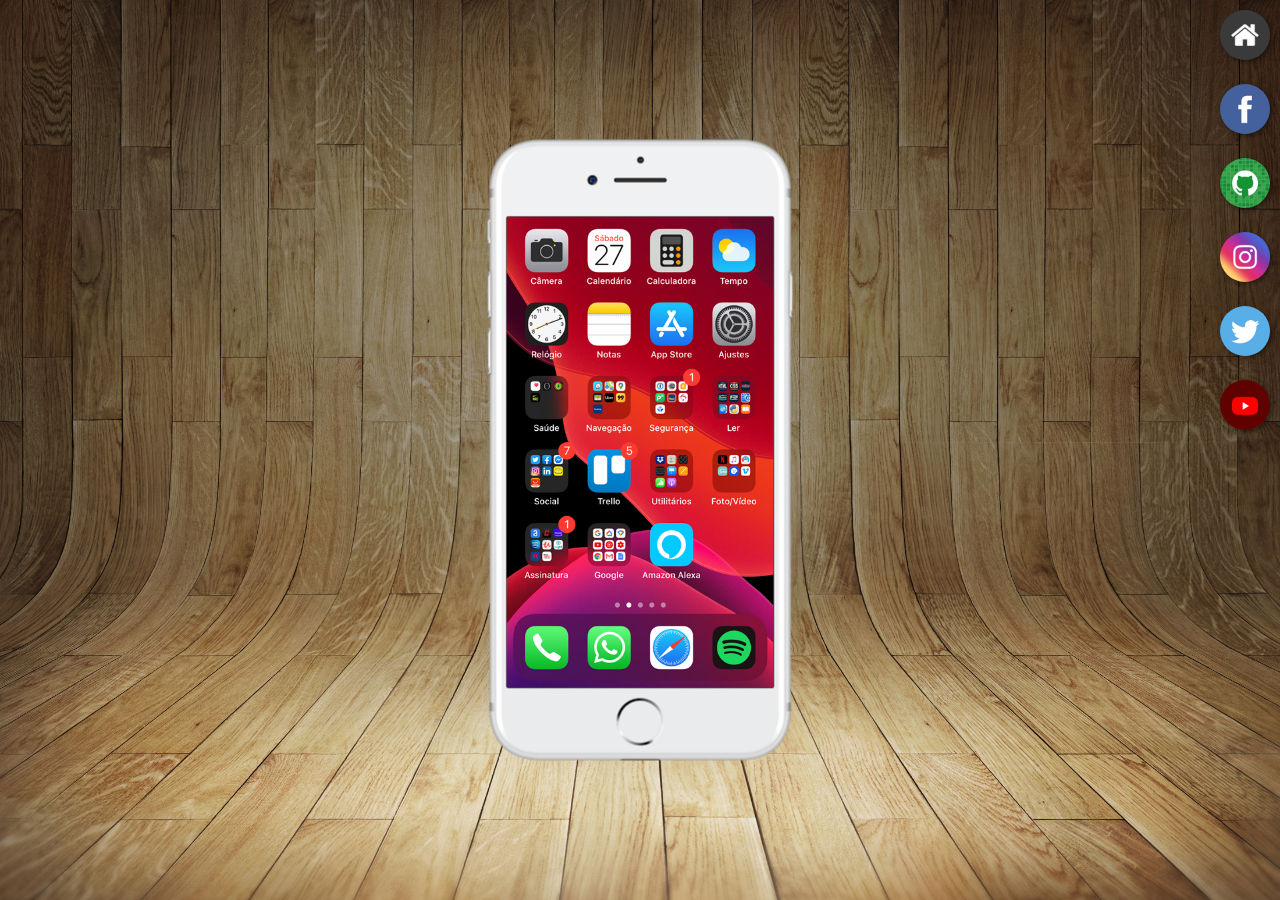
<file: index.html>
<!DOCTYPE html>
<html lang="pt-br">
<head>
    <meta charset="UTF-8">
    <meta http-equiv="X-UA-Compatible" content="IE=edge">
    <meta name="viewport" content="width=device-width, initial-scale=1.0">
    <link rel="shortcut icon" href="favicon.ico" type="image/x-icon">
    <link rel="stylesheet" href="estilos/style.css">
    <title>Projeto Redes Sociais</title>
</head>
<body>
    <main>
        <section id="telefone">
            <iframe src="home.html" name="tela" id="tela" frameborder="0">
                Seu navegador não é compatível com isso.
            </iframe>
        </section>
        <section id="redes-sociais">
            <a href="home.html" target="tela"><img src="imagens/logo-home.jpg" alt="Home"></a><br>
            <a href="facebook.html" target="tela"><img src="imagens/logo-facebook.jpg" alt="Facebook"></a><br>
            <a href="github.html" target="tela"><img src="imagens/logo-github.jpg" alt="GitHub"></a><br>
            <a href="instagram.html" target="tela"><img src="imagens/logo-instagram.jpg" alt="Instagram"></a><br>
            <a href="twitter.html" target="tela"><img src="imagens/logo-twitter.jpg" alt="Twitter"></a><br>
            <a href="youtube.html" target="tela"><img src="imagens/logo-youtube.jpg" alt="YouTube"></a>
        </section>
    </main>
</body>
</html>
</file>
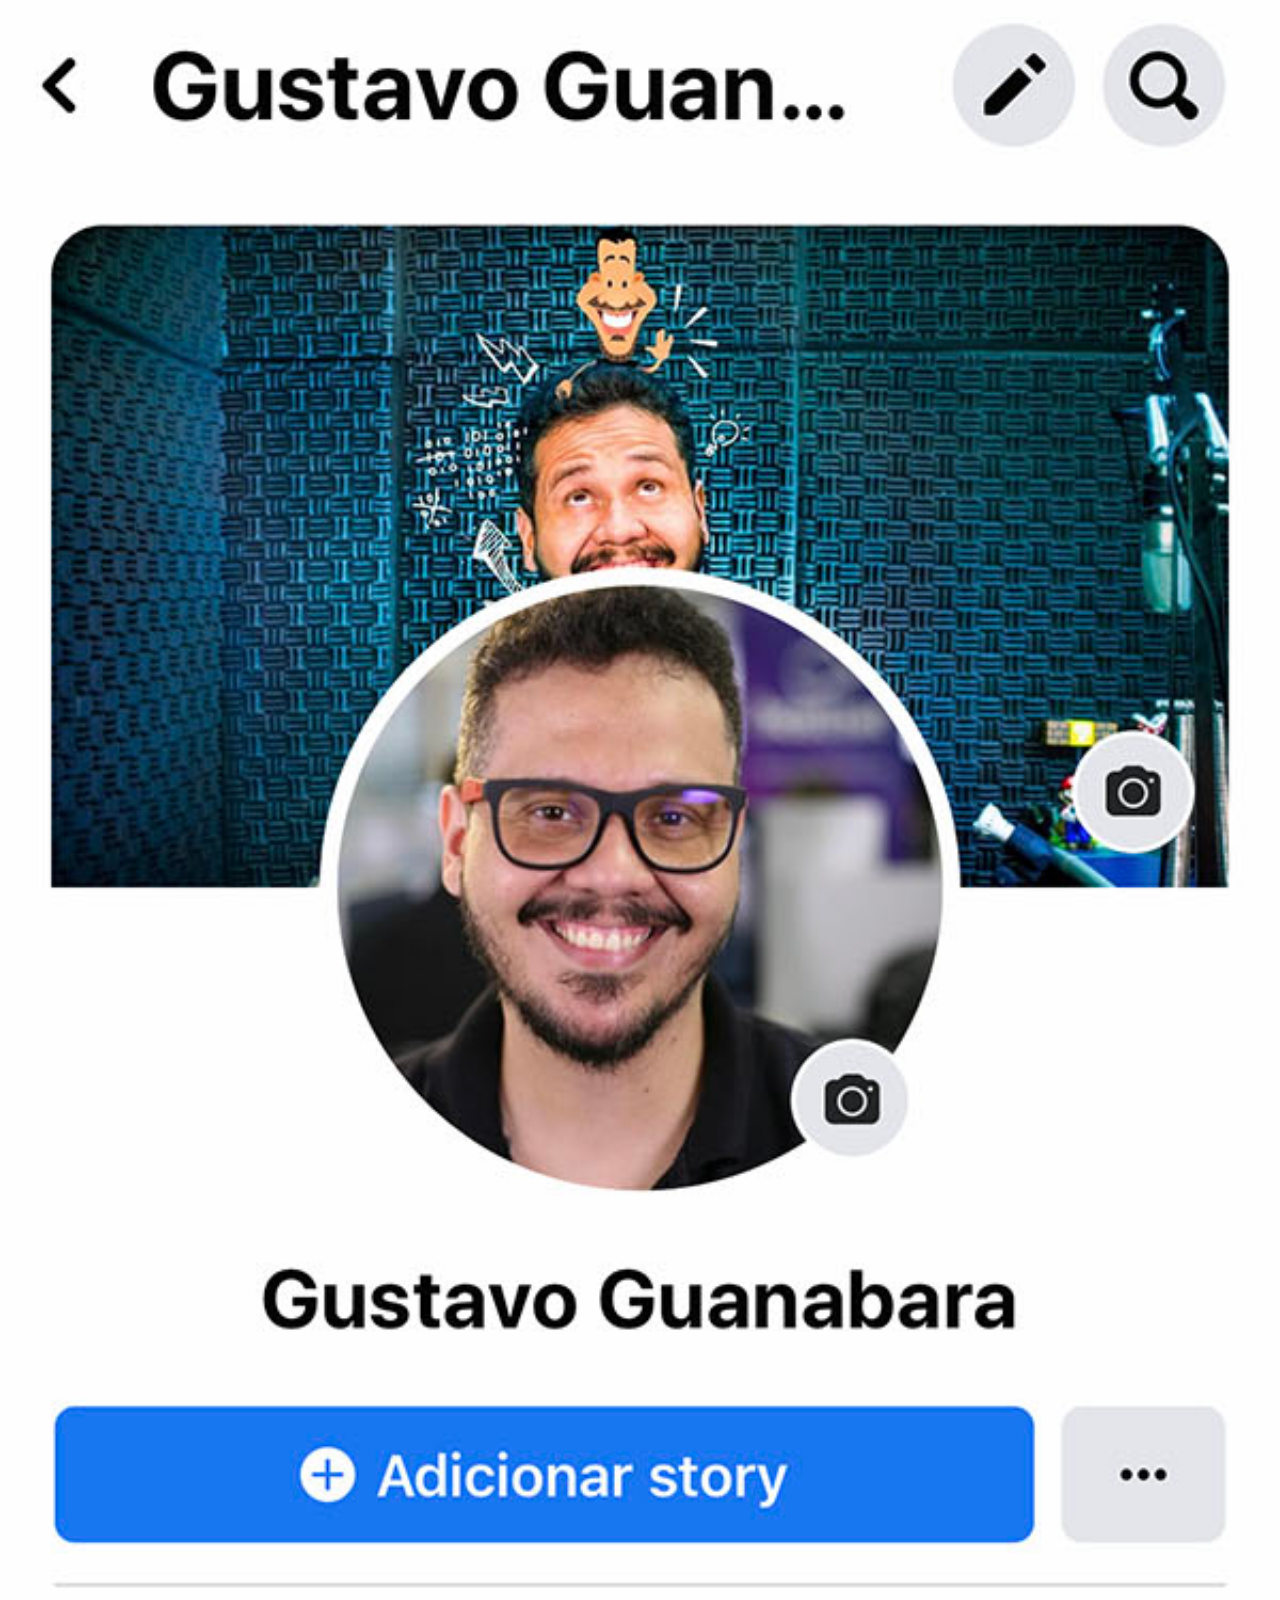
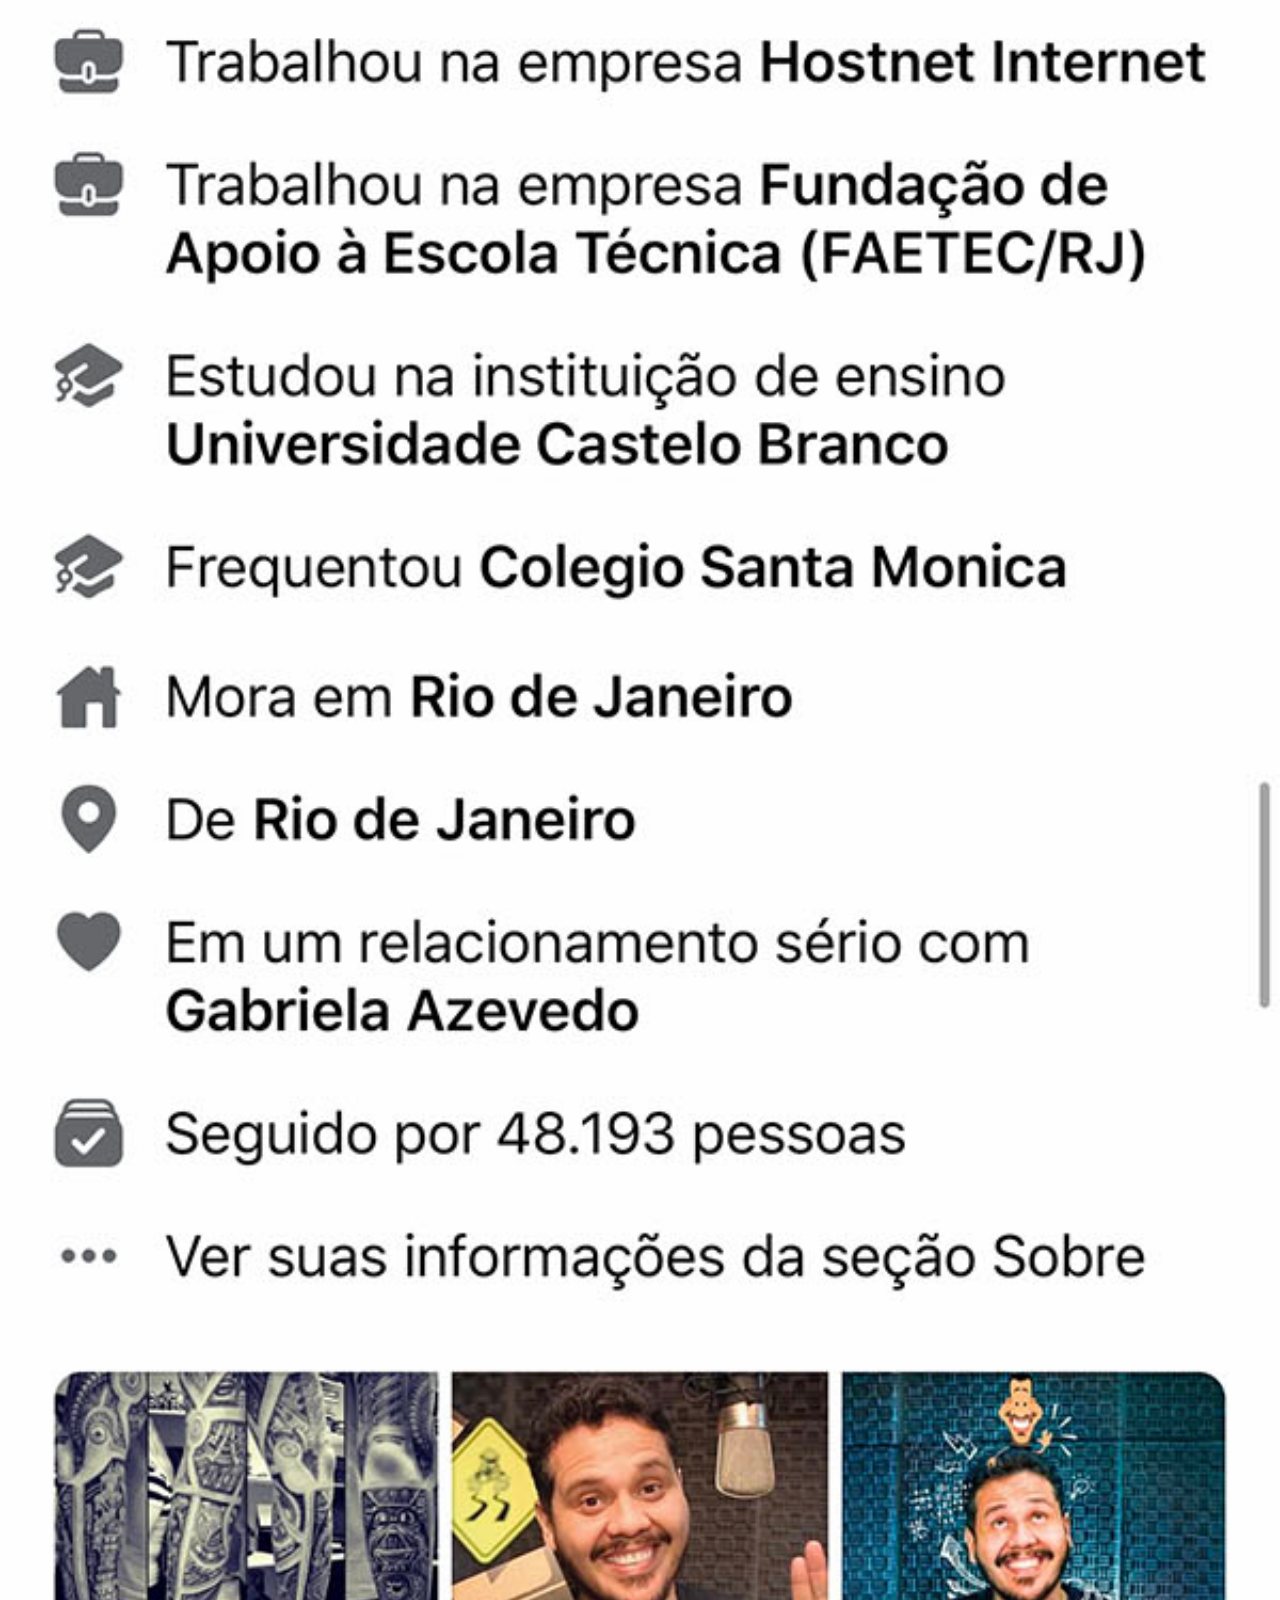
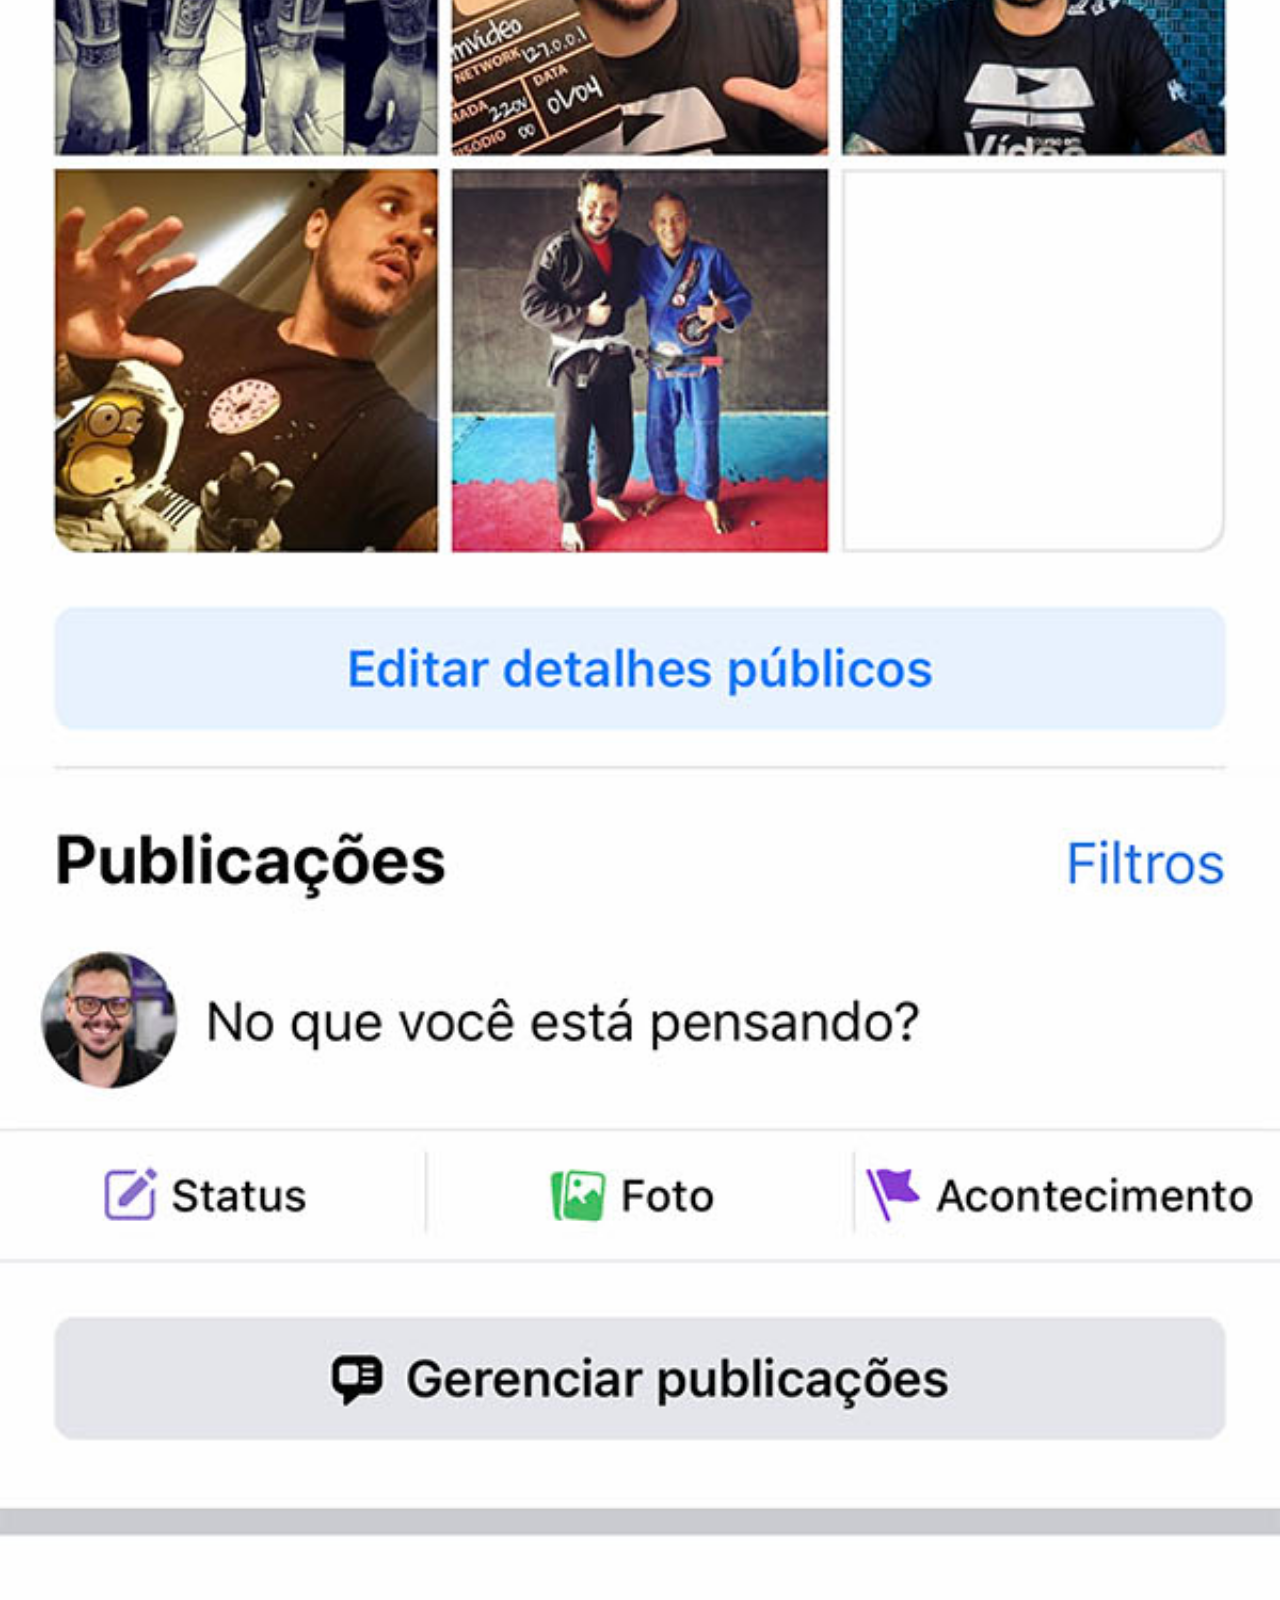
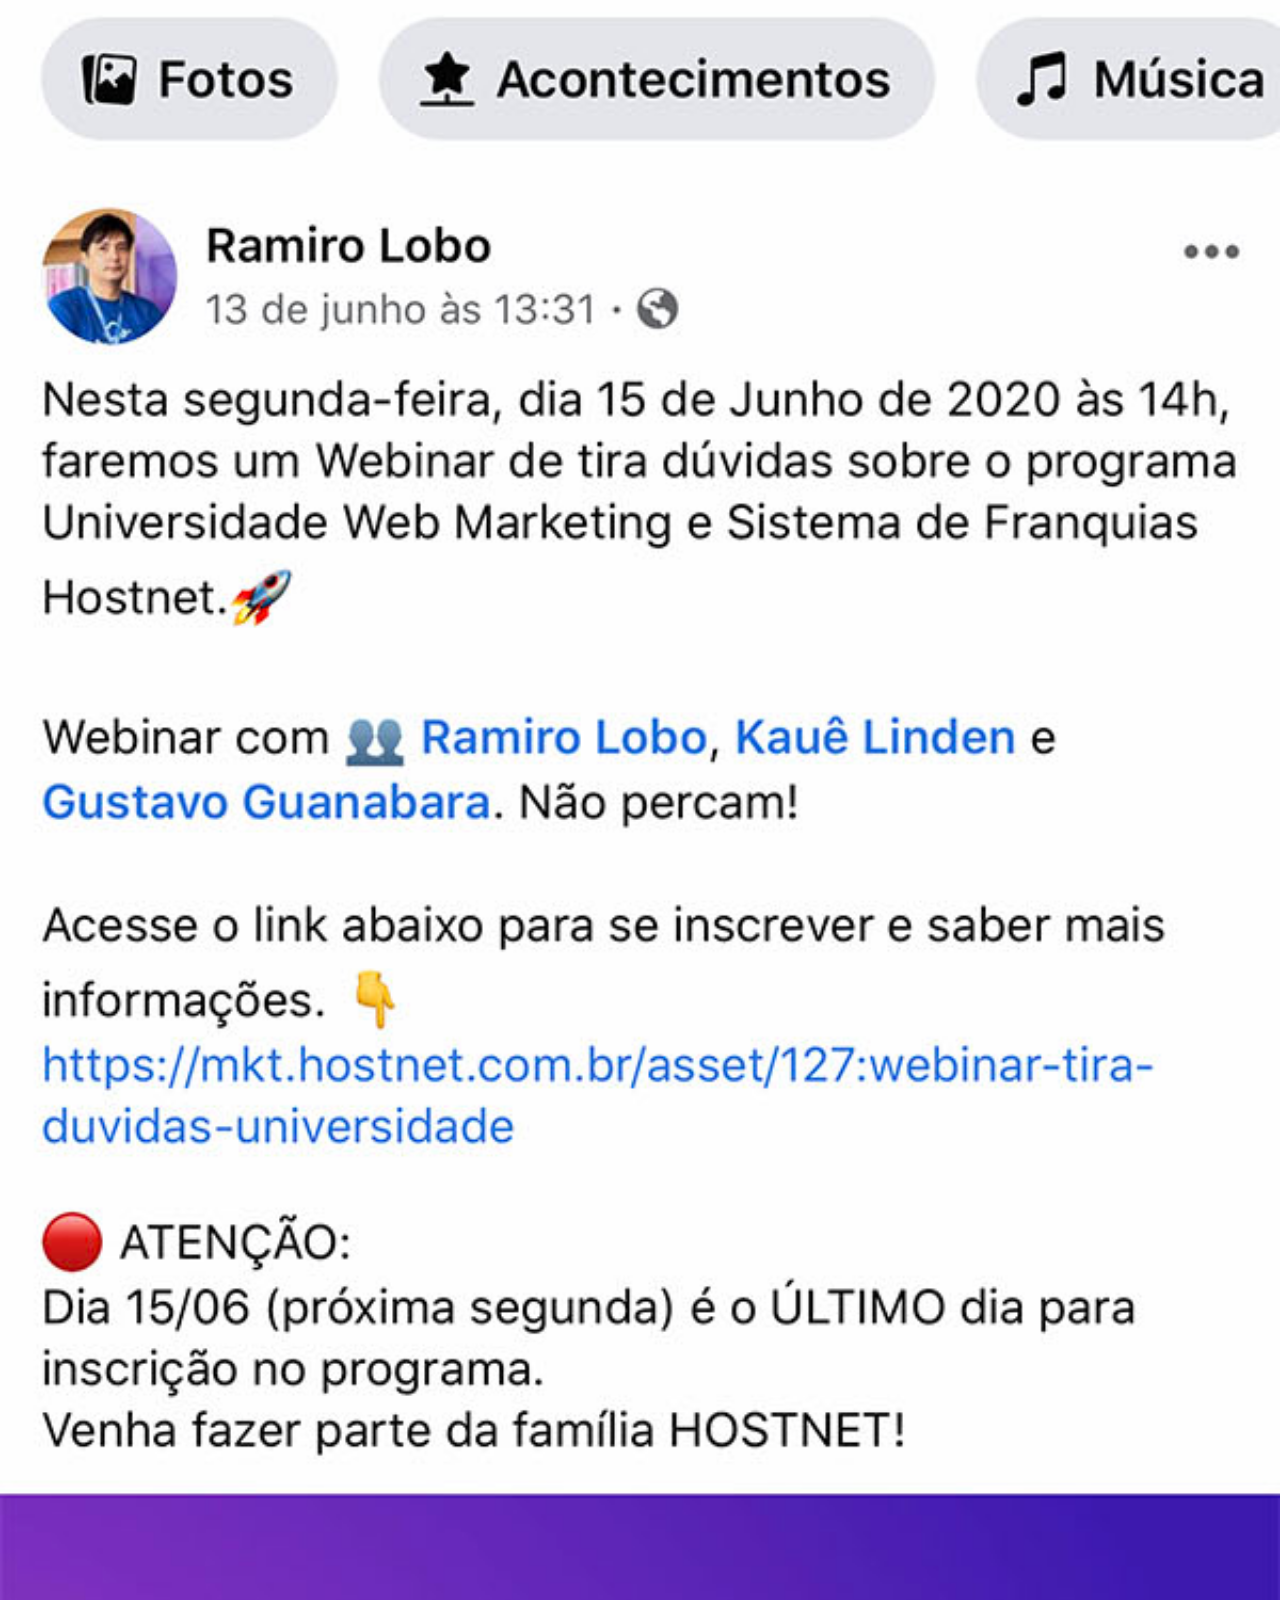
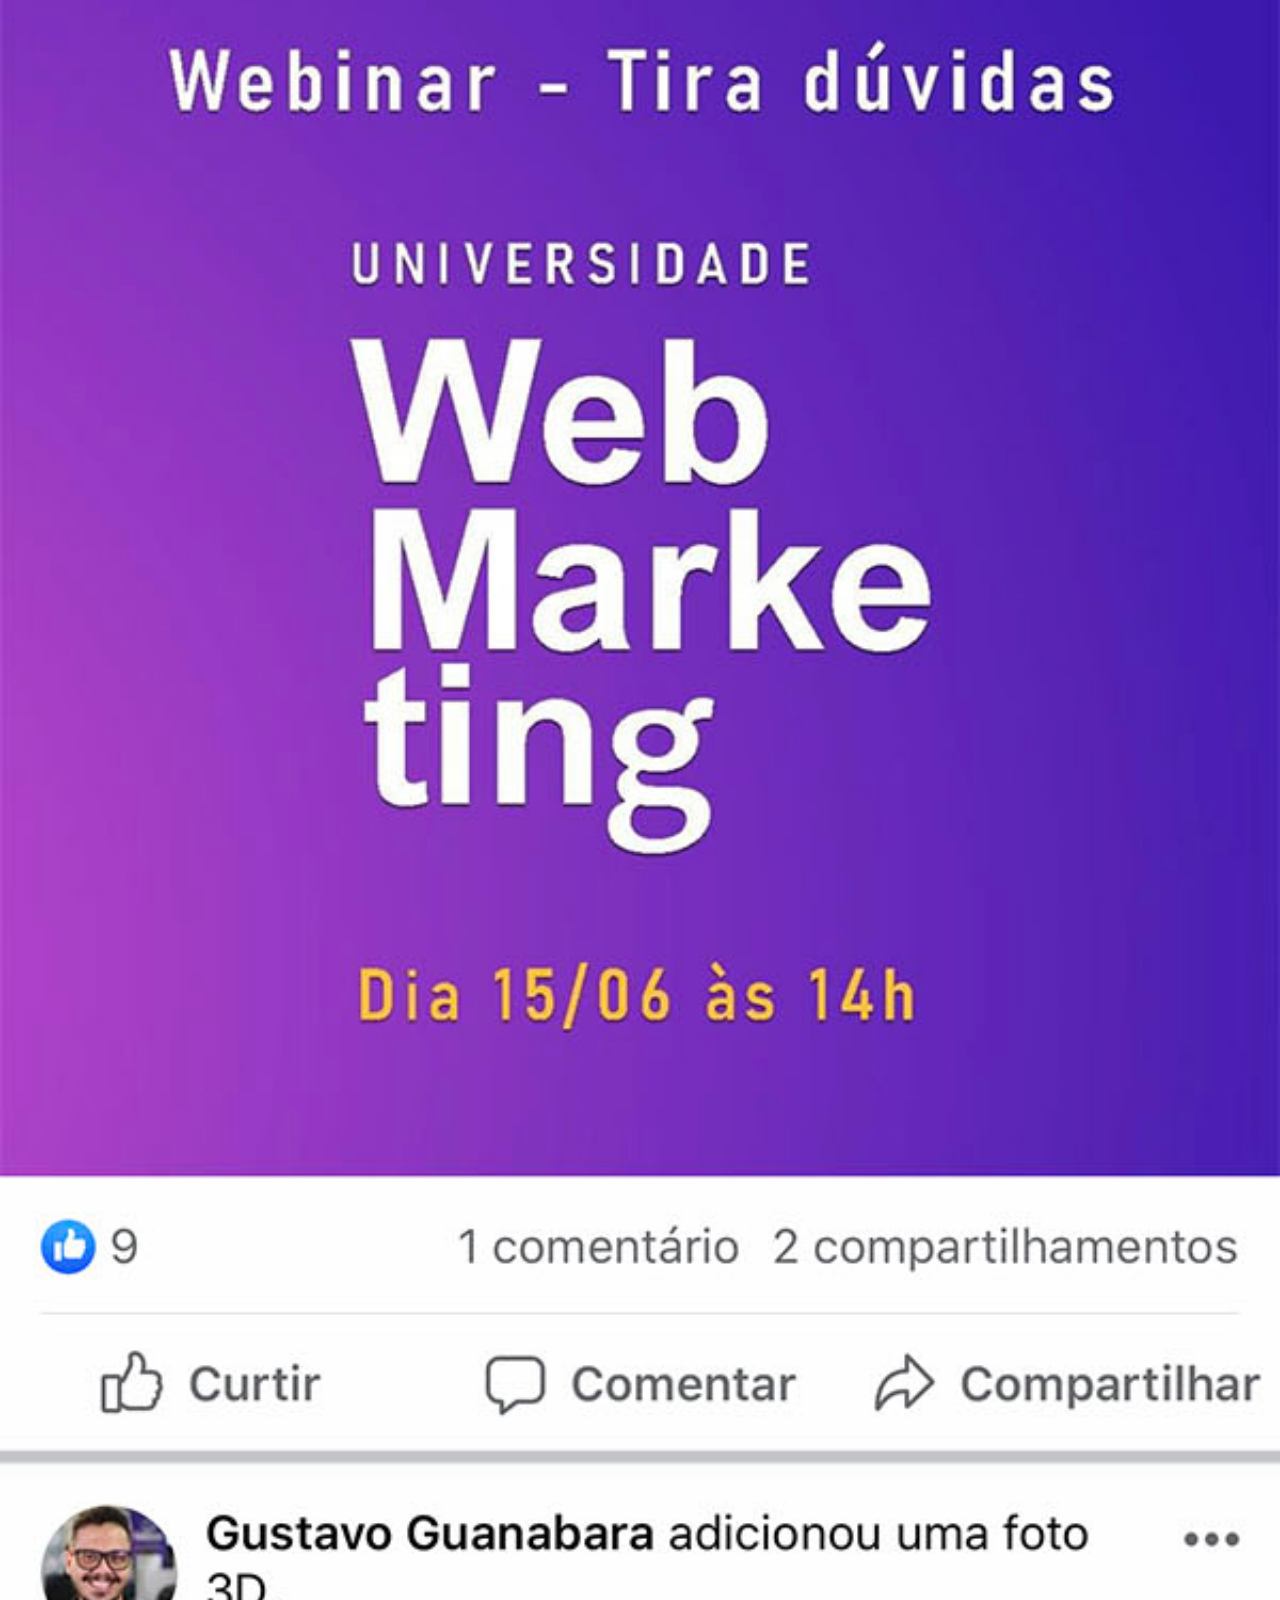
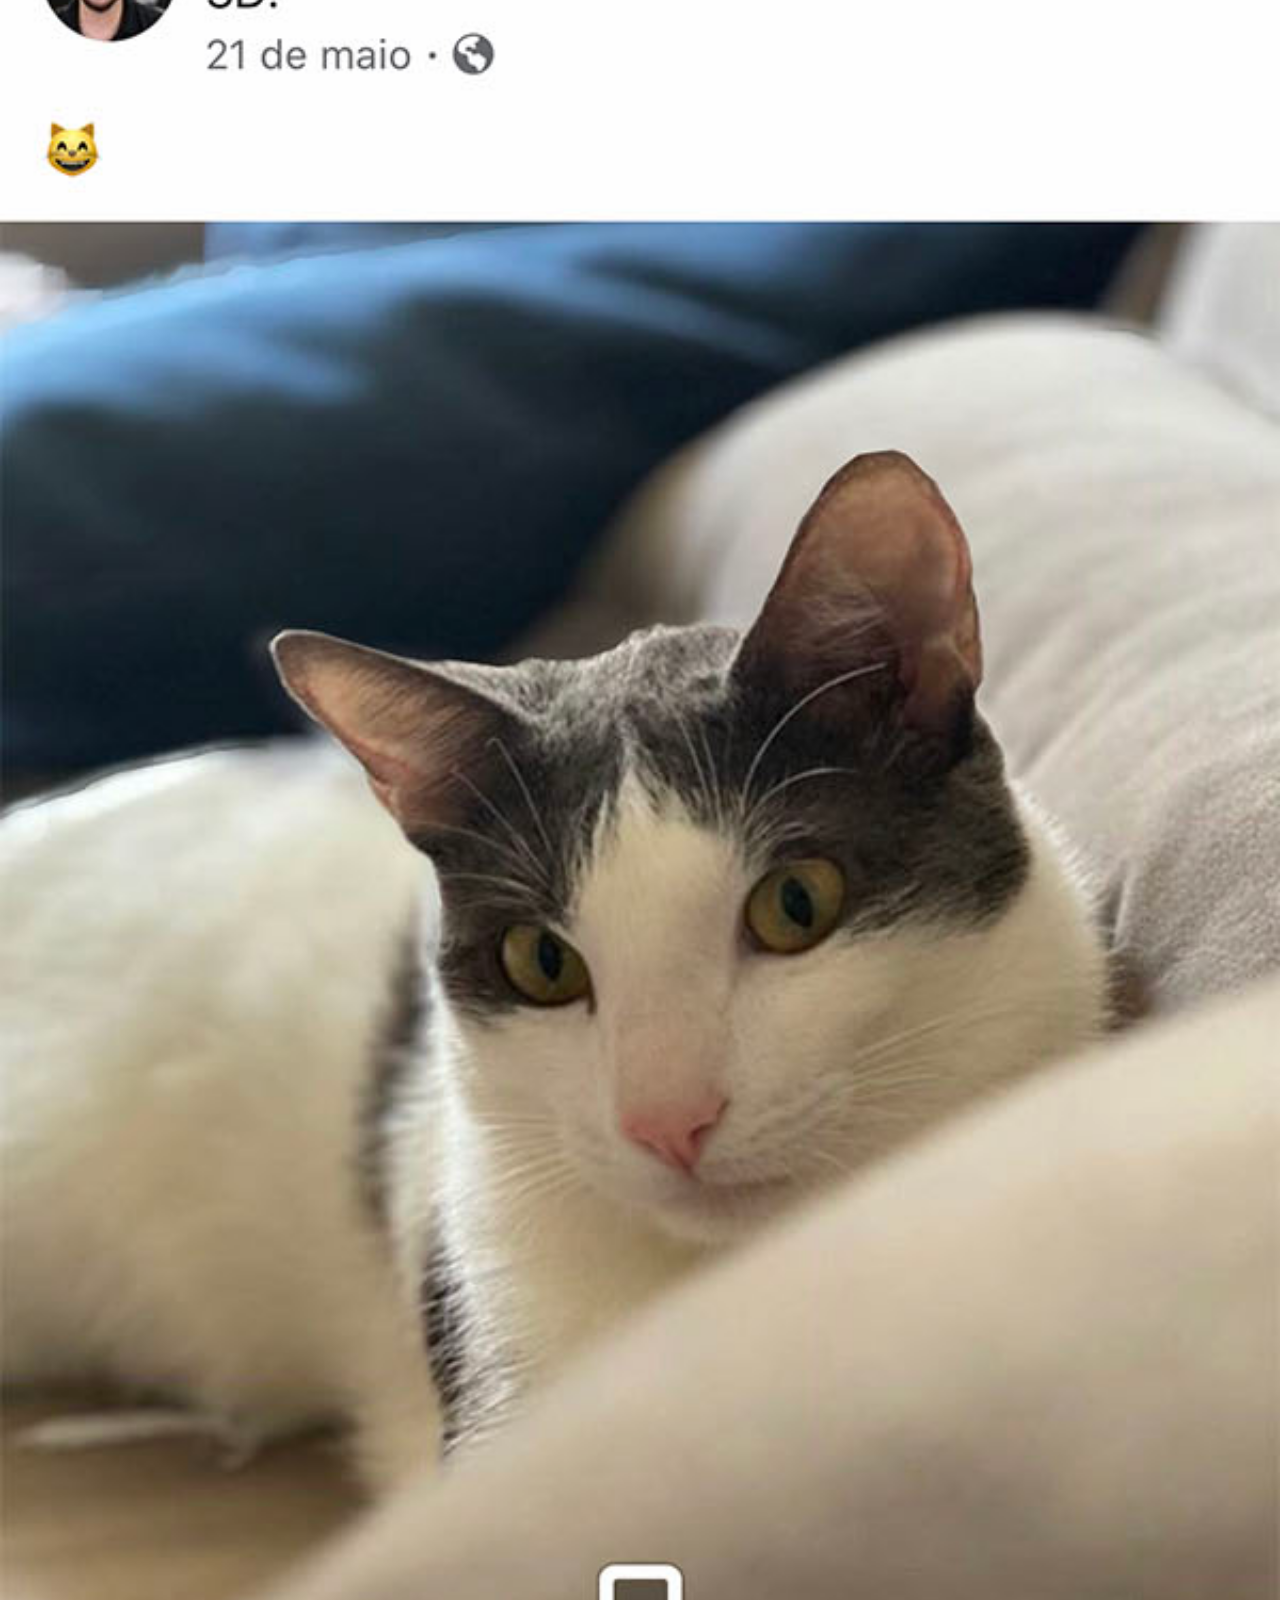
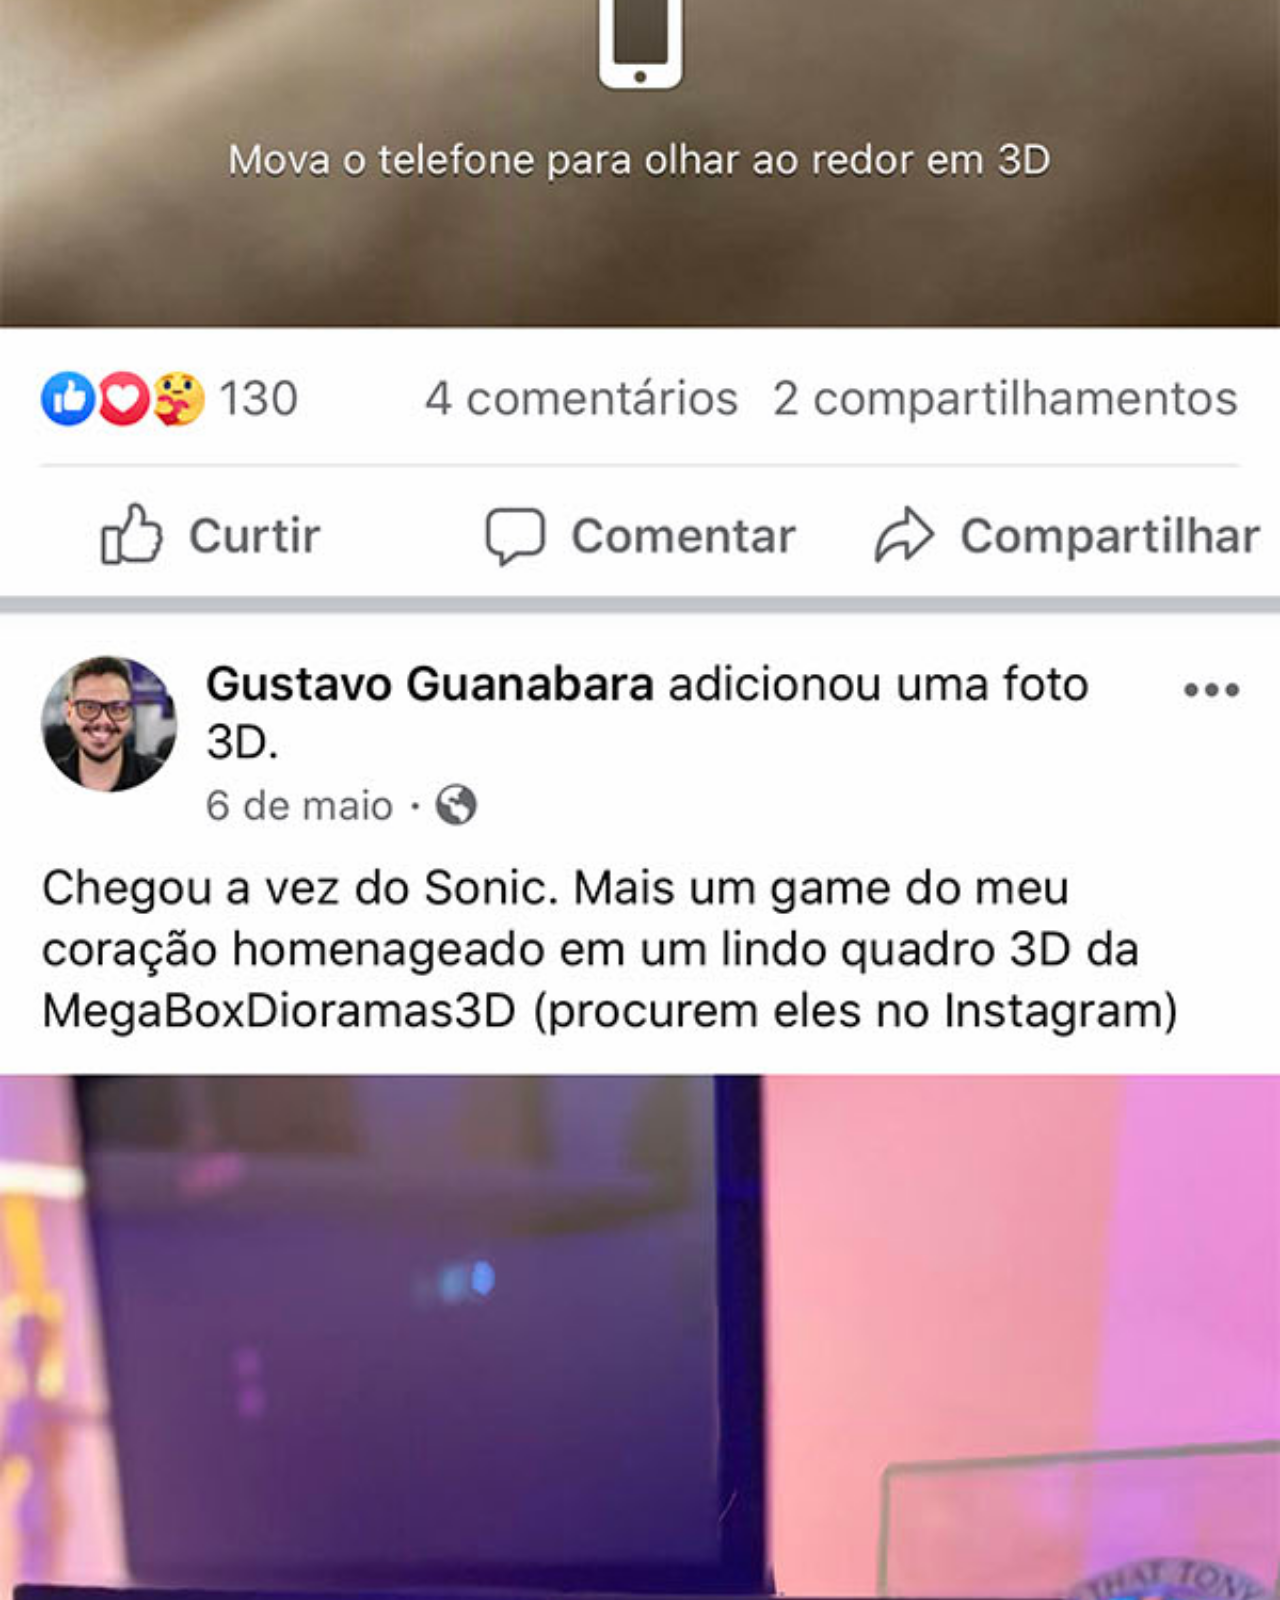
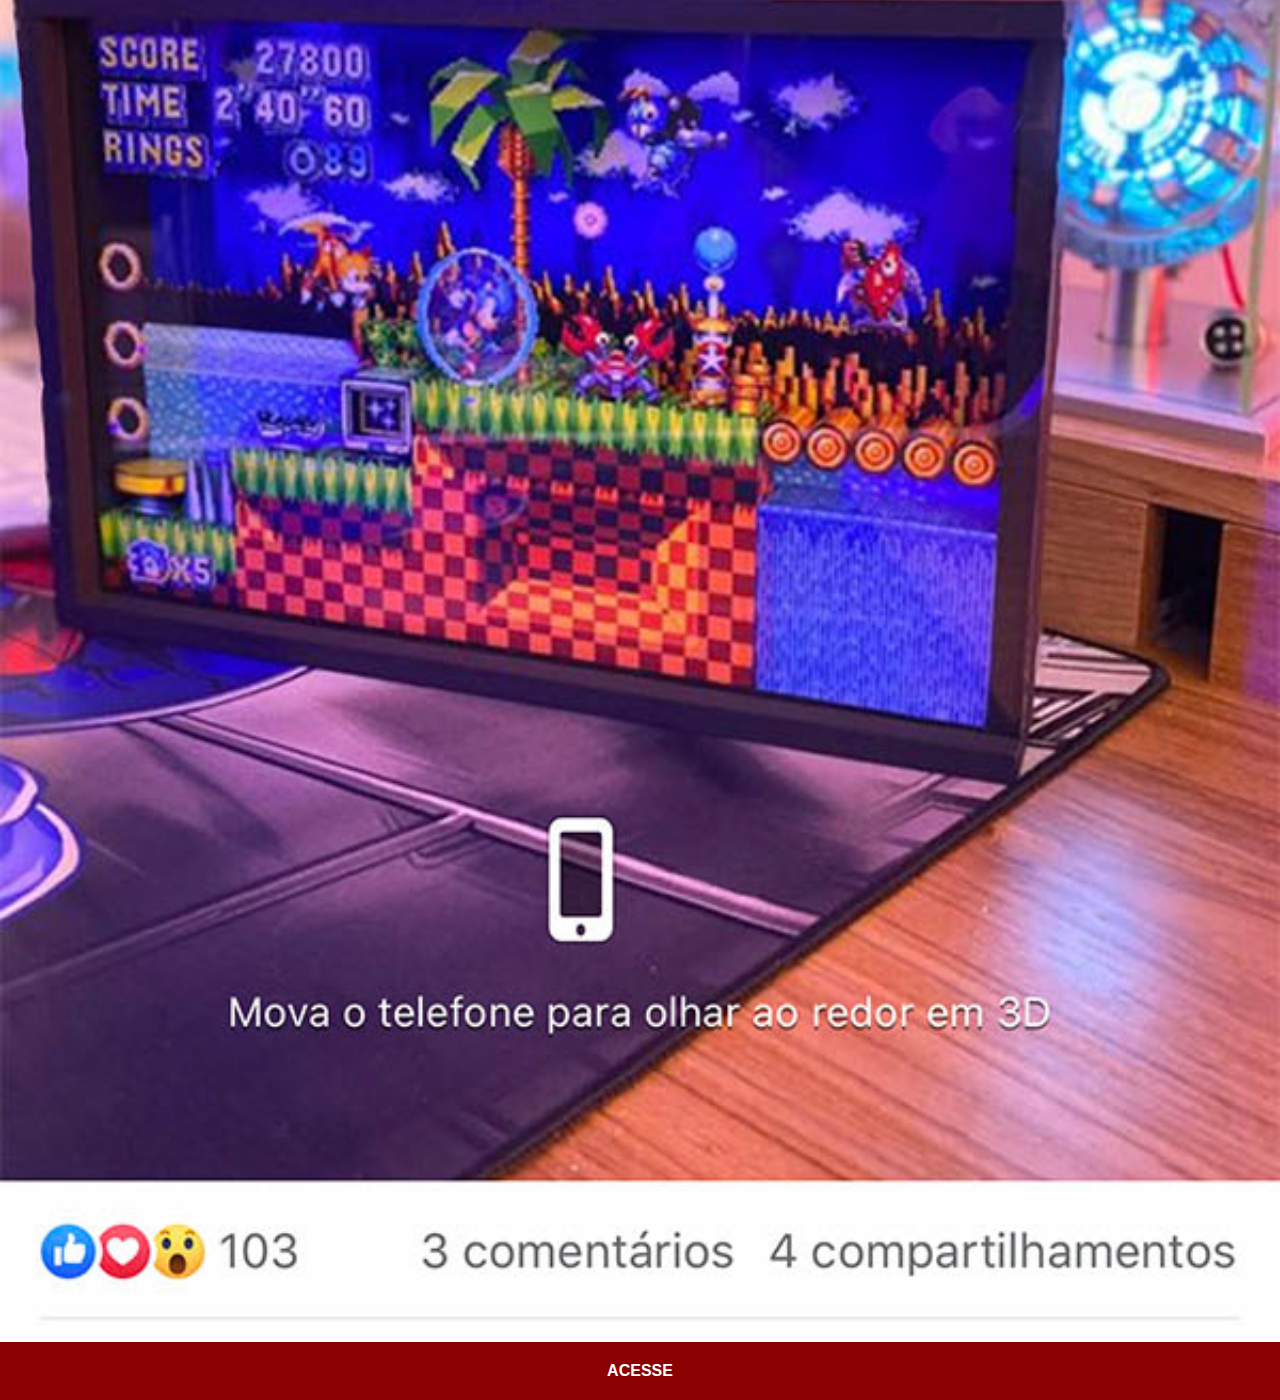
<file: facebook.html>
<!DOCTYPE html>
<html lang="pt-br">
<head>
    <meta charset="UTF-8">
    <meta http-equiv="X-UA-Compatible" content="IE=edge">
    <meta name="viewport" content="width=device-width, initial-scale=1.0">
    <title>Facebook</title>
    <link rel="stylesheet" href="estilos/social.css">
</head>
<body>
    <img src="imagens/tela-facebook.jpg" alt="Facebook">
    <a href="https://www.facebook.com/gustavoguanabara" target="_blank">ACESSE</a>
</body>
</html>
</file>
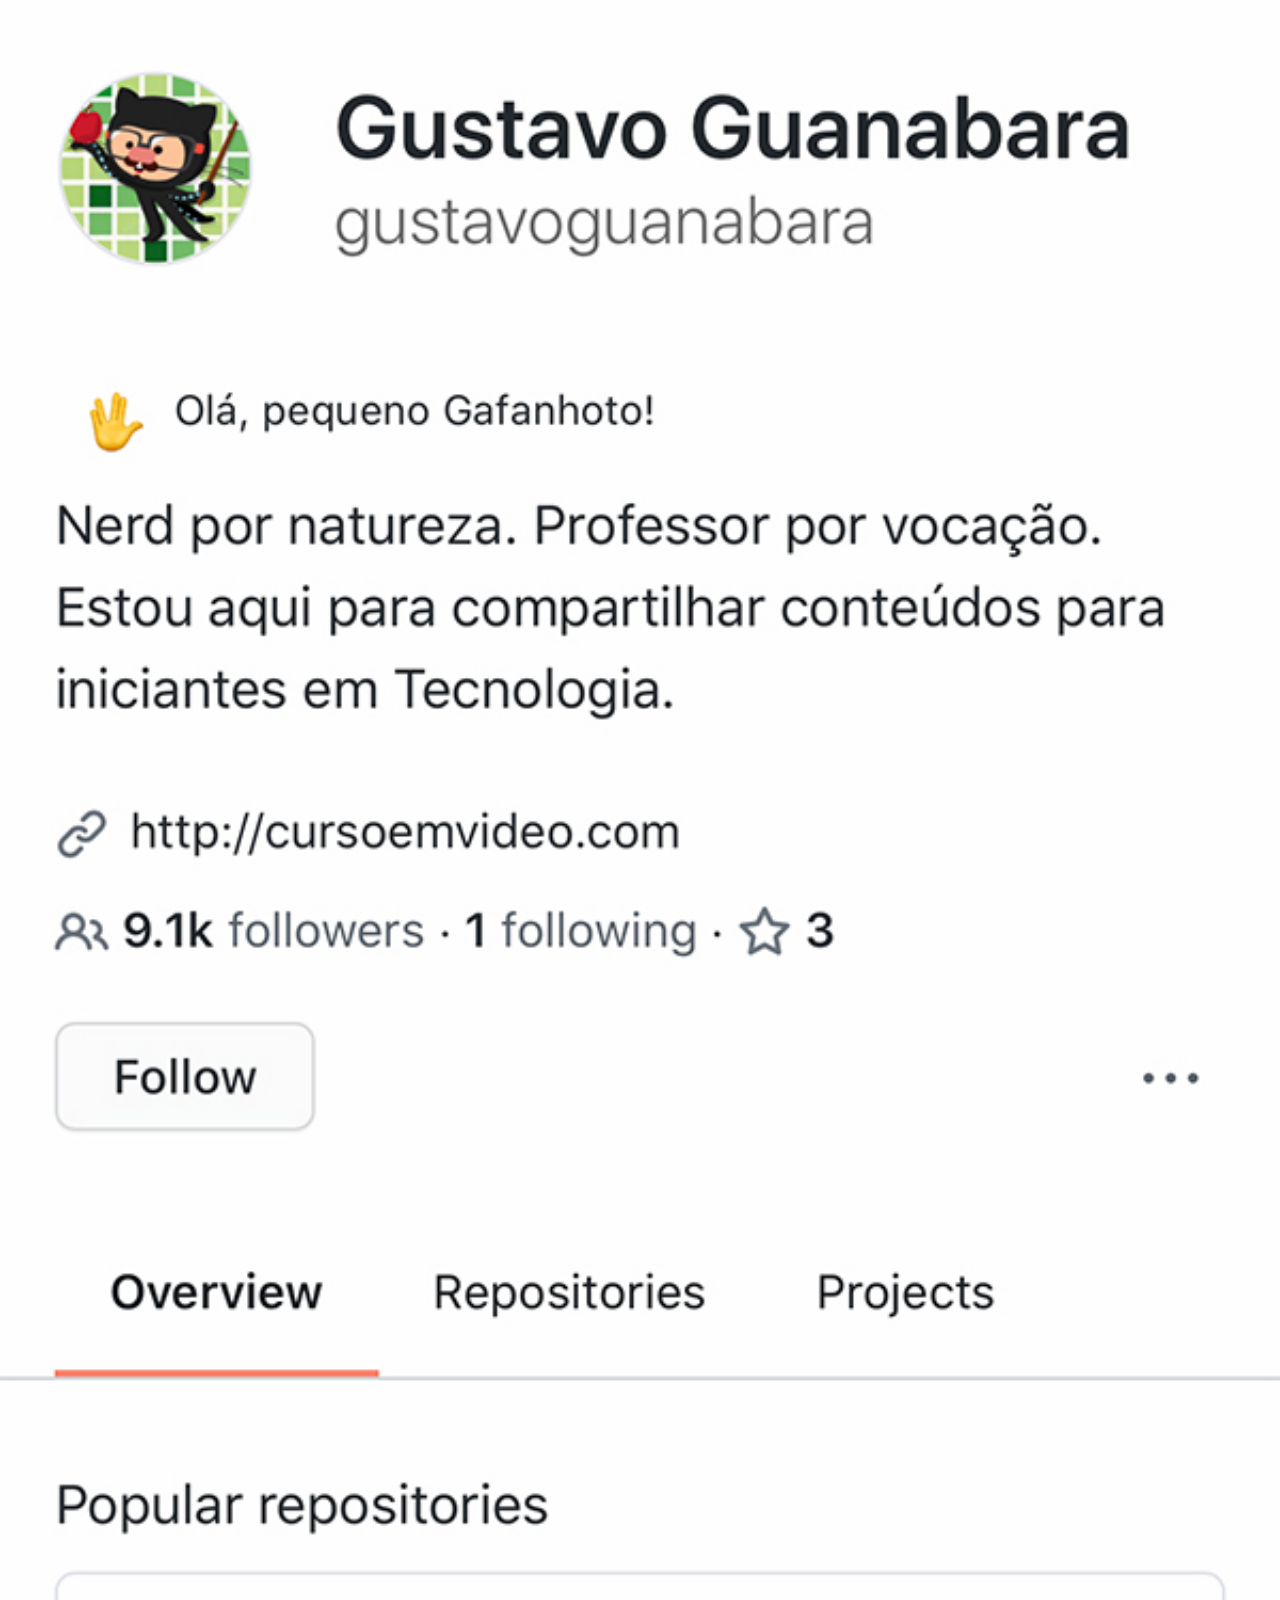
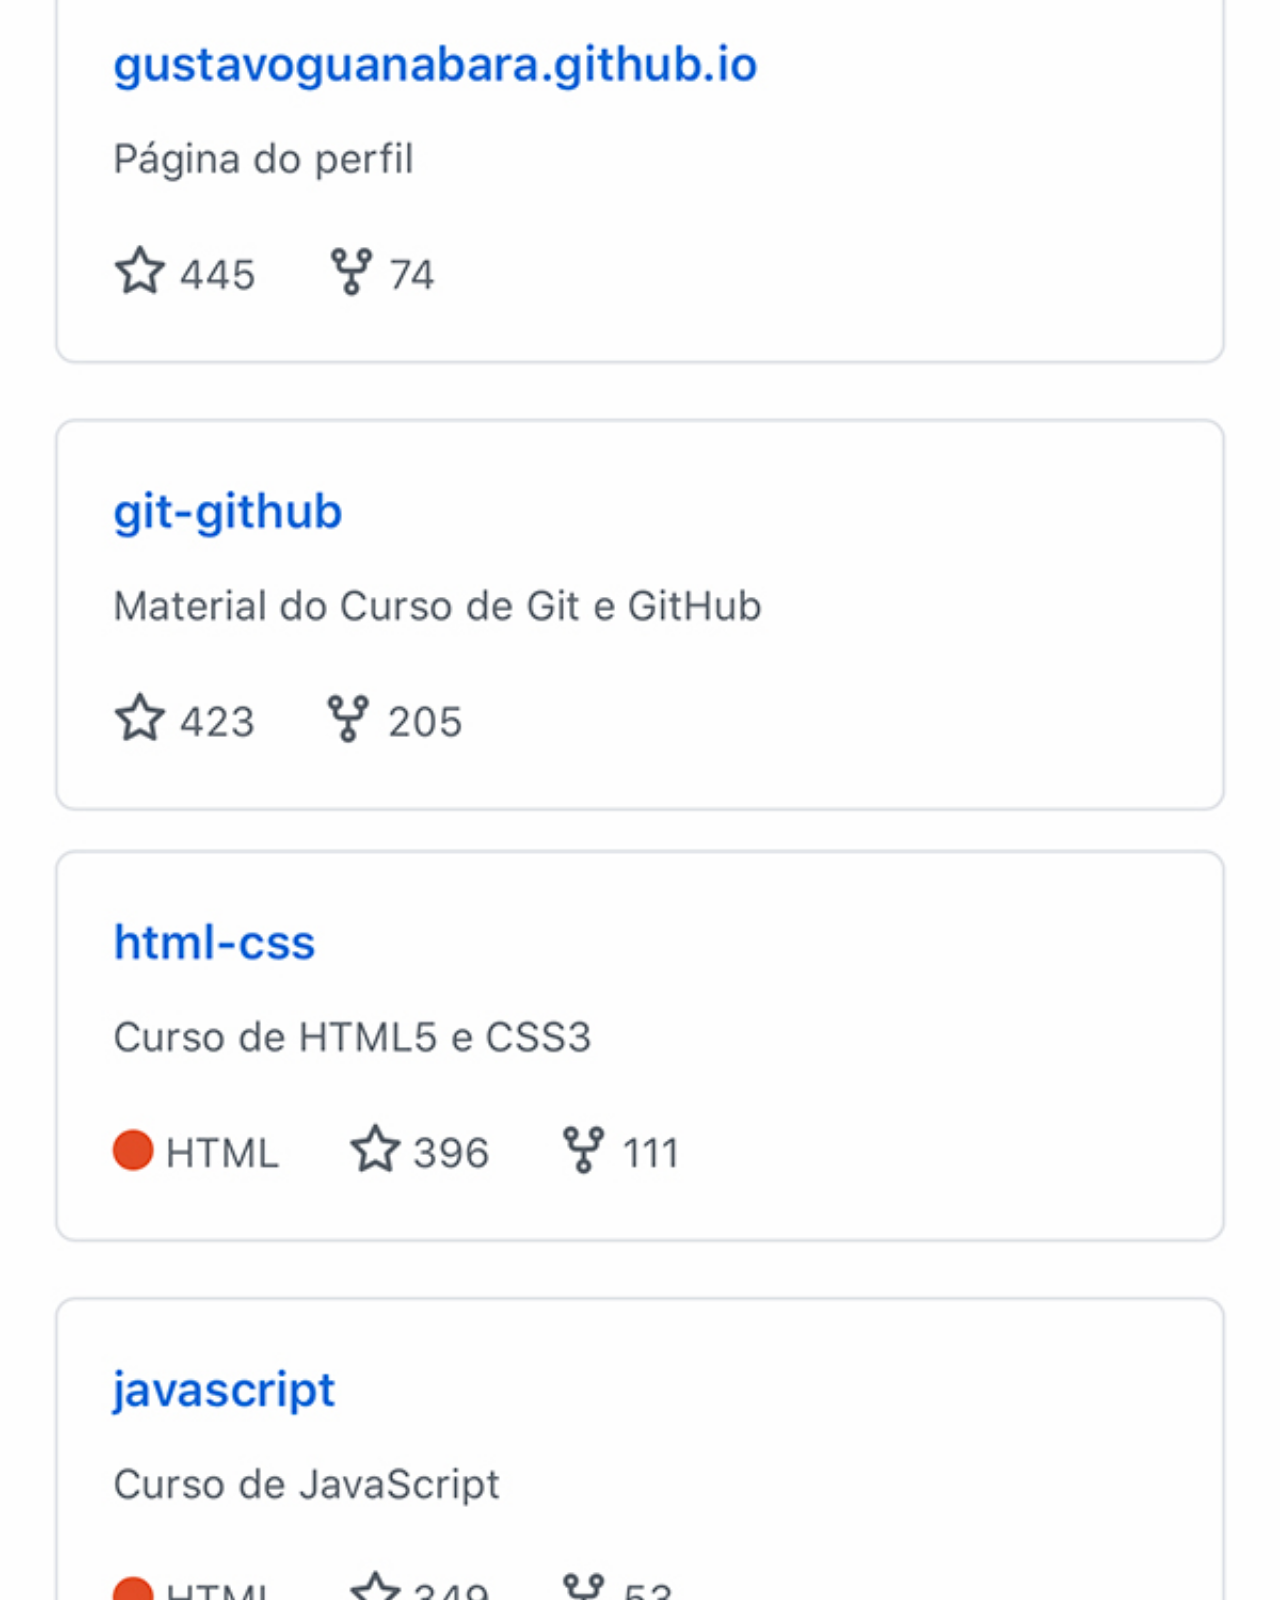
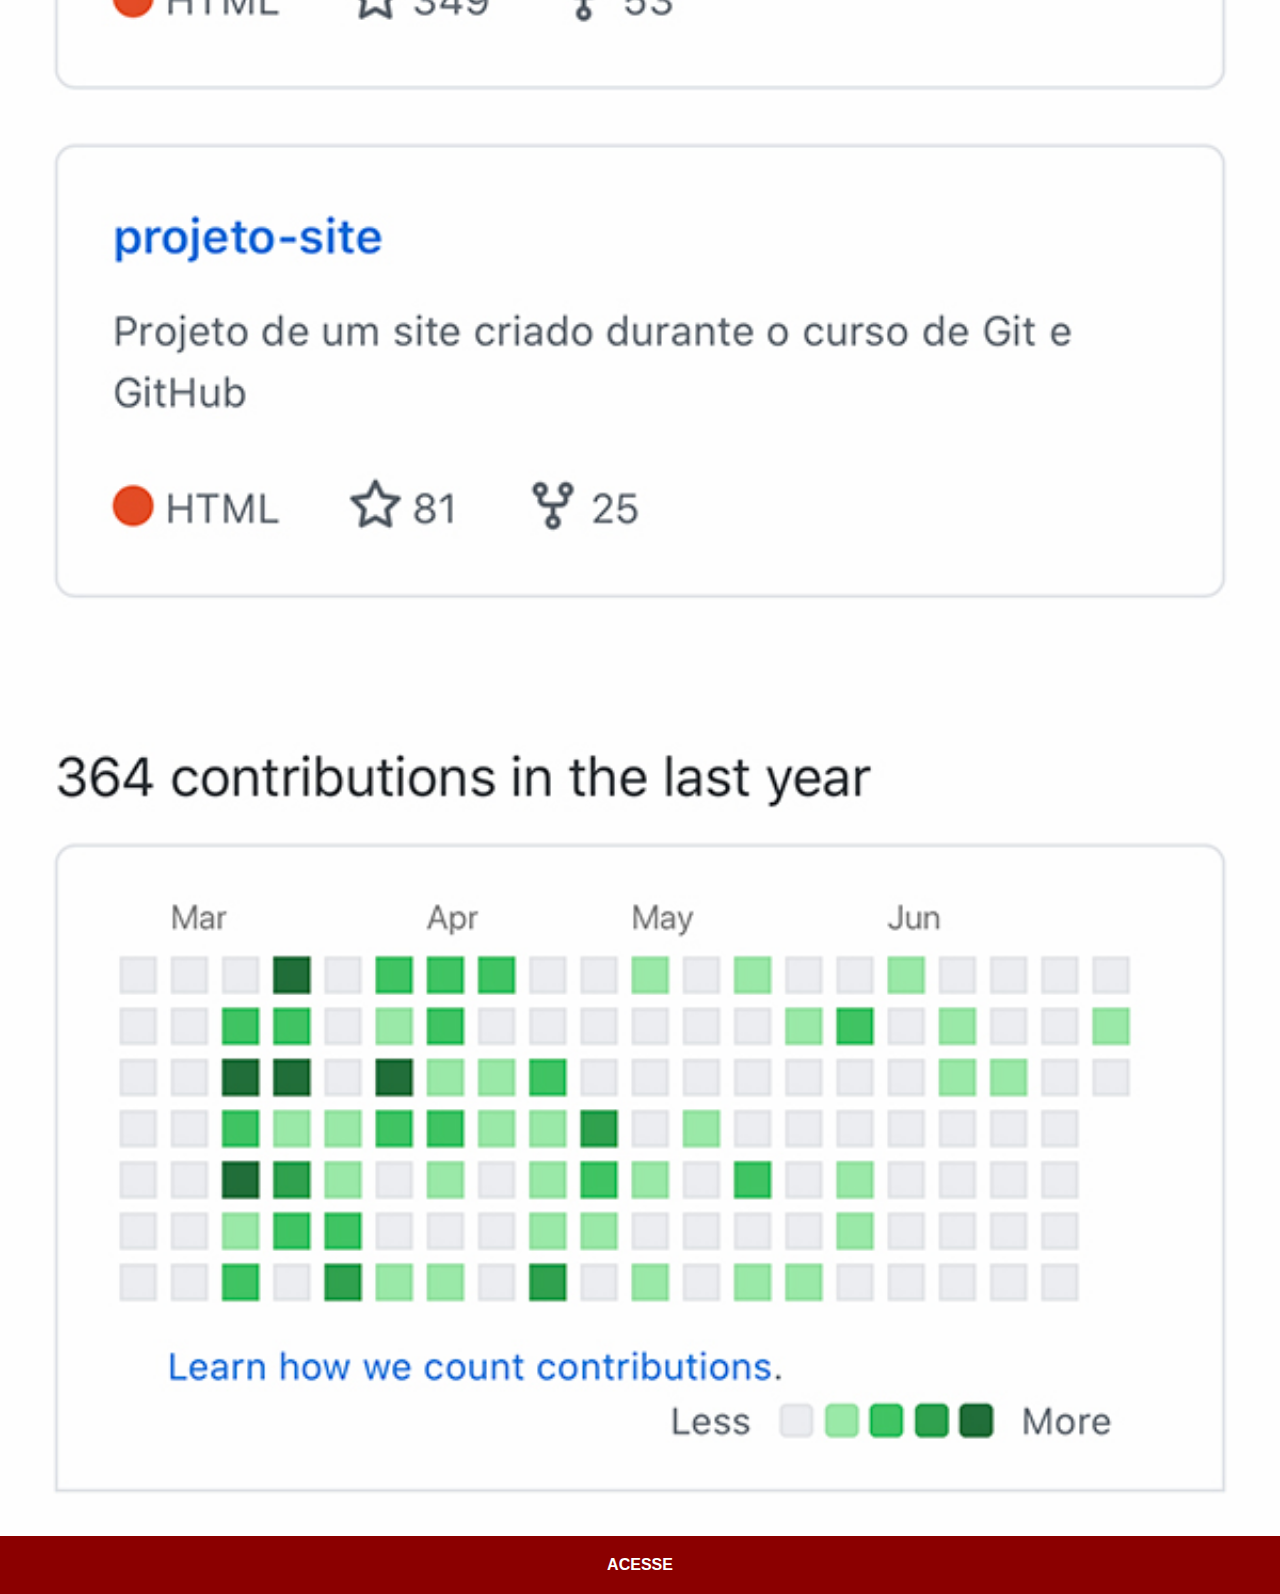
<file: github.html>
<!DOCTYPE html>
<html lang="pt-br">
<head>
    <meta charset="UTF-8">
    <meta http-equiv="X-UA-Compatible" content="IE=edge">
    <meta name="viewport" content="width=device-width, initial-scale=1.0">
    <title>Document</title>
    <link rel="stylesheet" href="estilos/social.css">
</head>
<body>
    <img src="imagens/tela-github.jpg" alt="GitHub">
    <a href="https://github.com/gustavoguanabara" target="_blank">ACESSE</a>
</body>
</html>
</file>
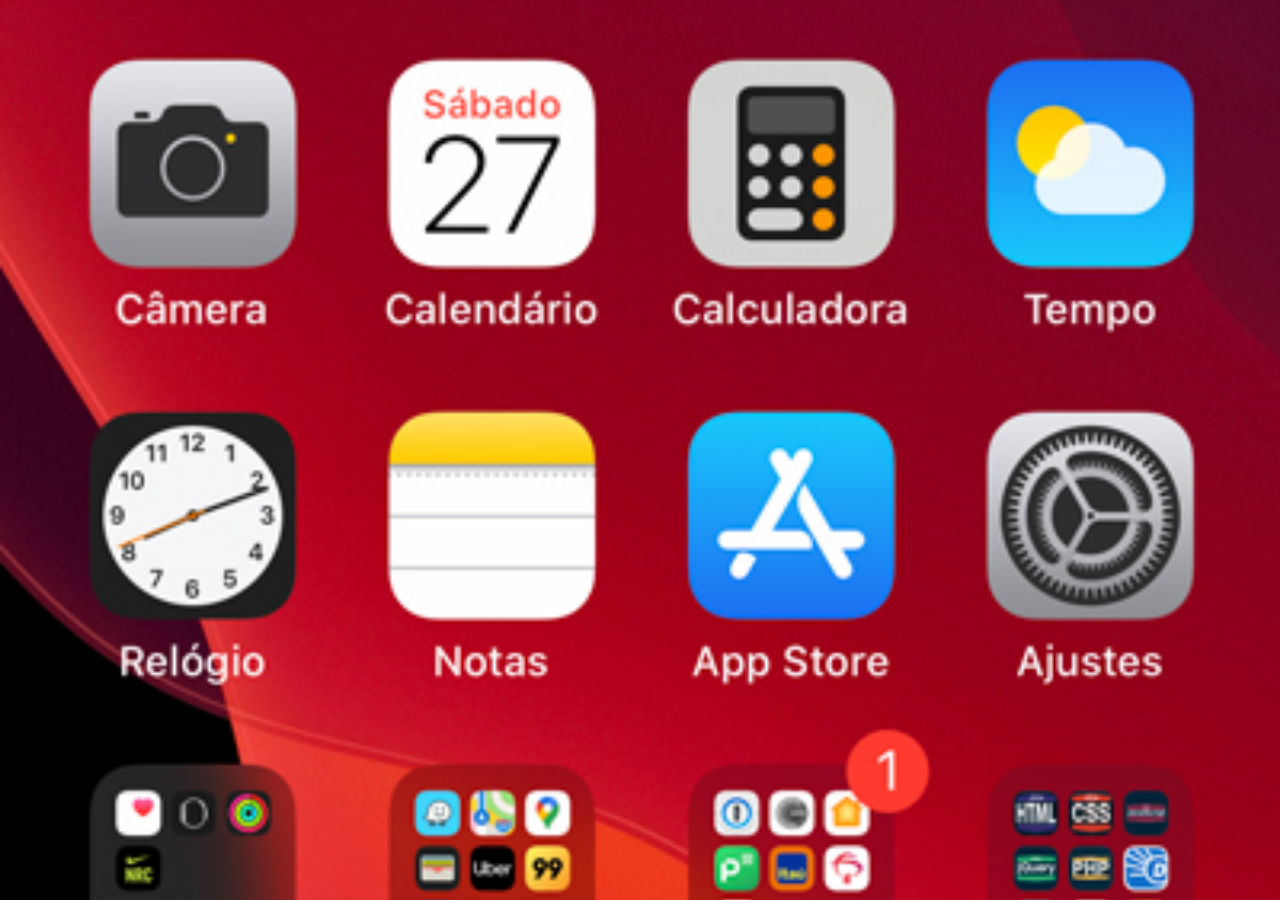
<file: home.html>
<!DOCTYPE html>
<html lang="pt-br">
<head>
    <meta charset="UTF-8">
    <meta http-equiv="X-UA-Compatible" content="IE=edge">
    <meta name="viewport" content="width=device-width, initial-scale=1.0">
    <title>Home</title>
</head>
<style>
    * {
        margin: 0px;
        padding: 0px;
    }

    body {
        width: 100vw;
        height: 100vh;
        background: url('imagens/tela-home.jpg') no-repeat top center;
        background-size: cover;
    }
</style>
<body>
    
</body>
</html>
</file>
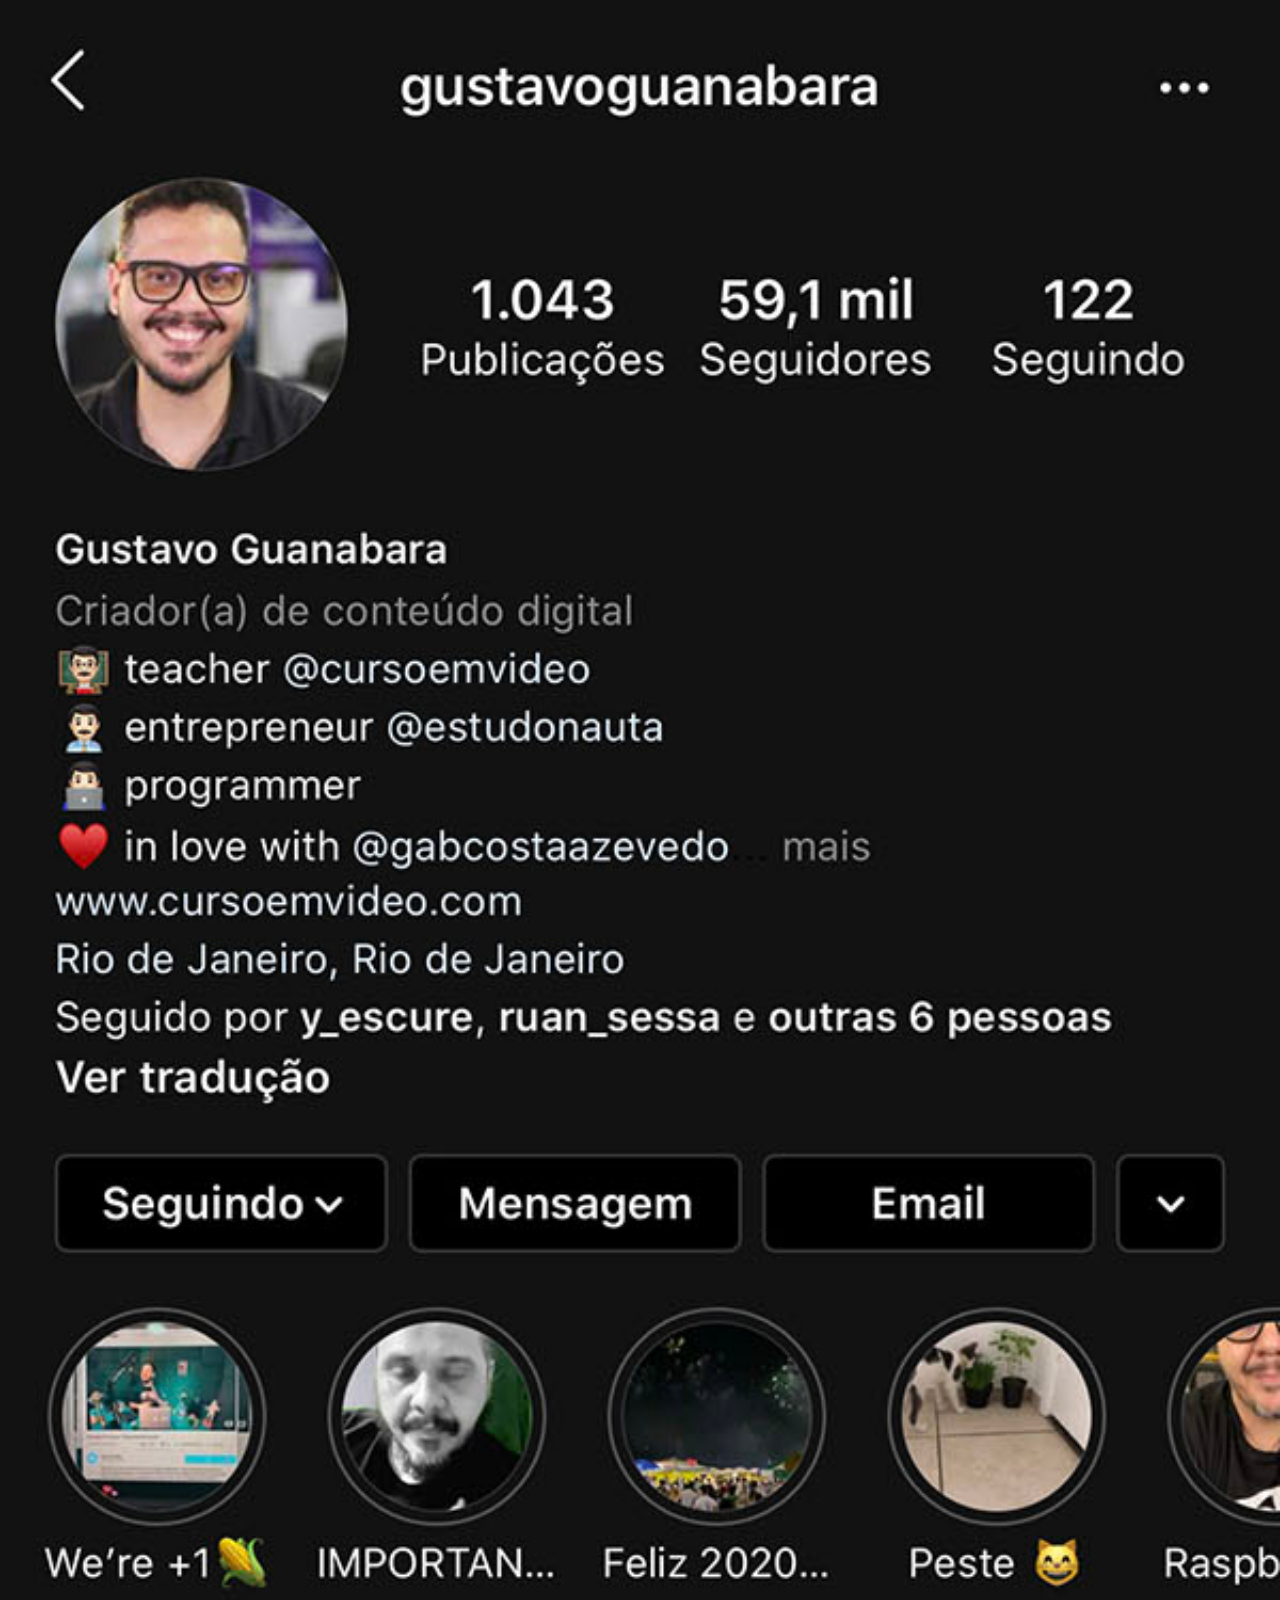
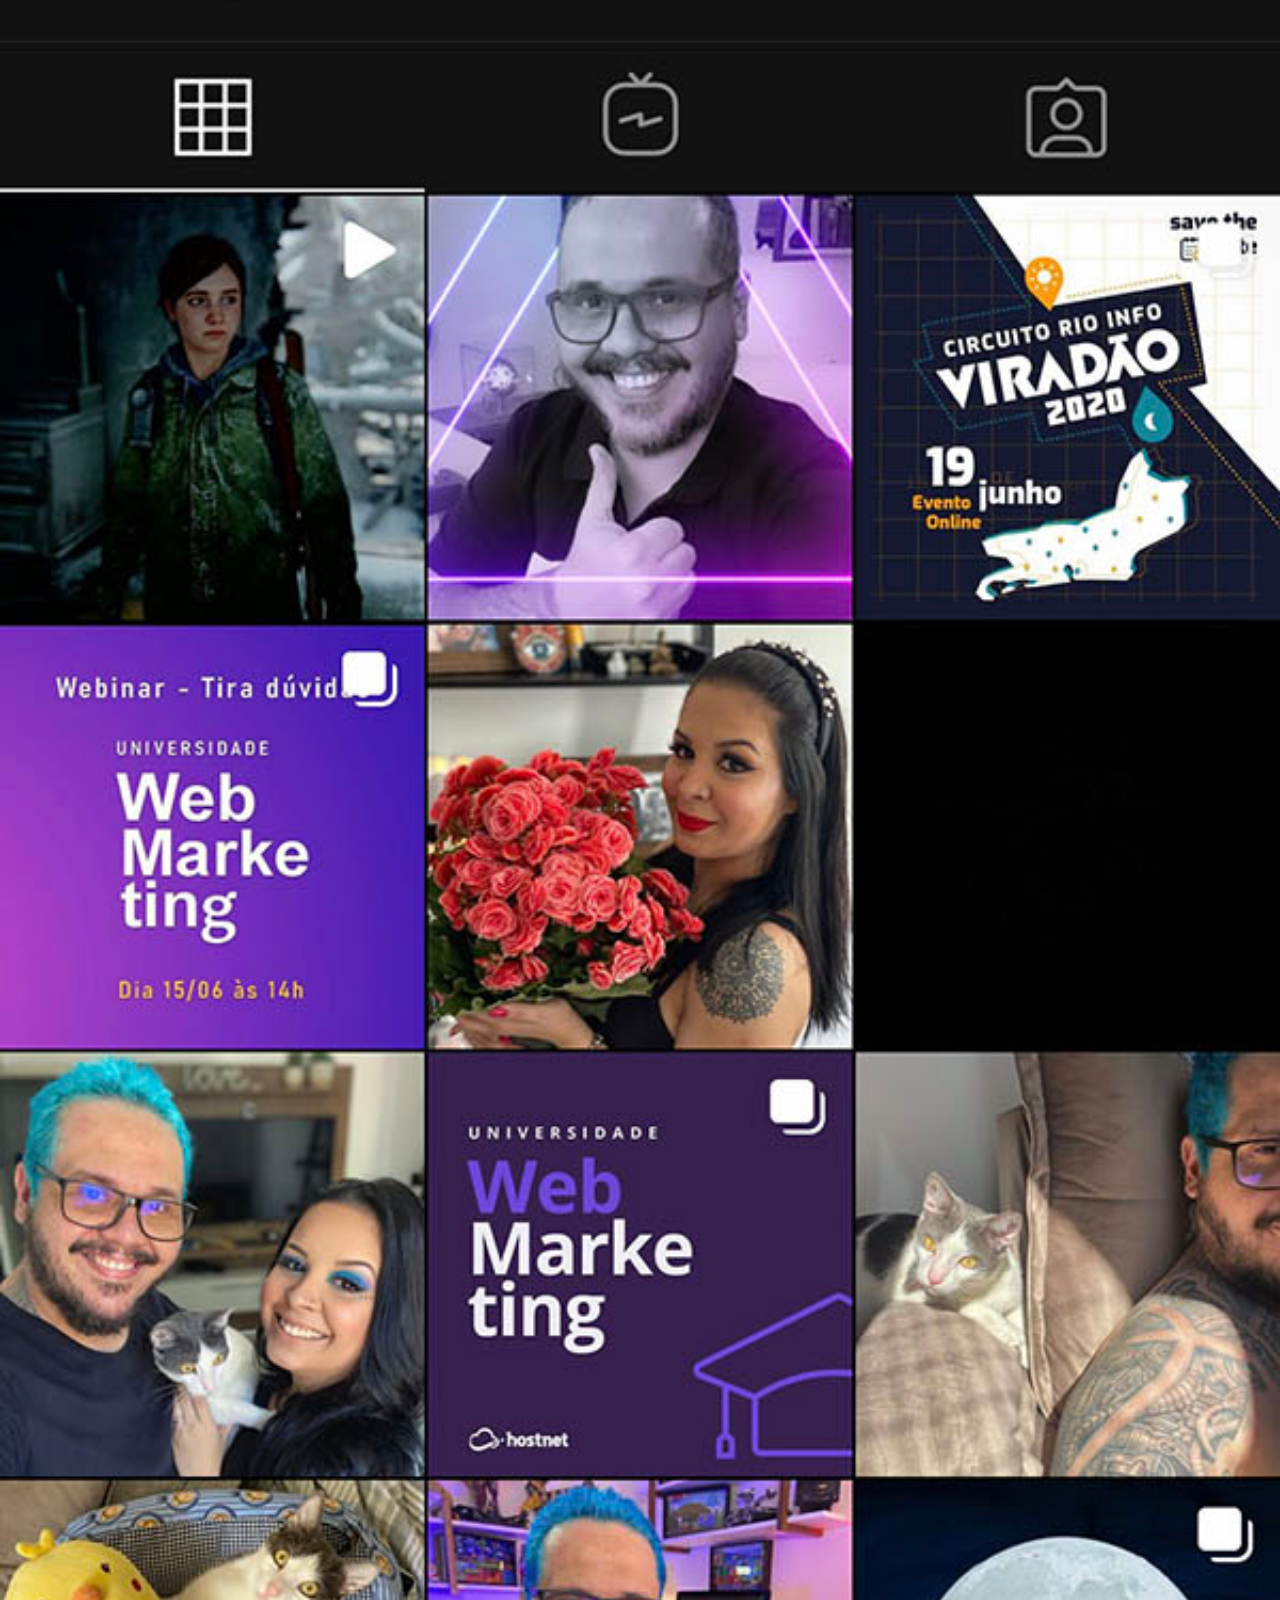
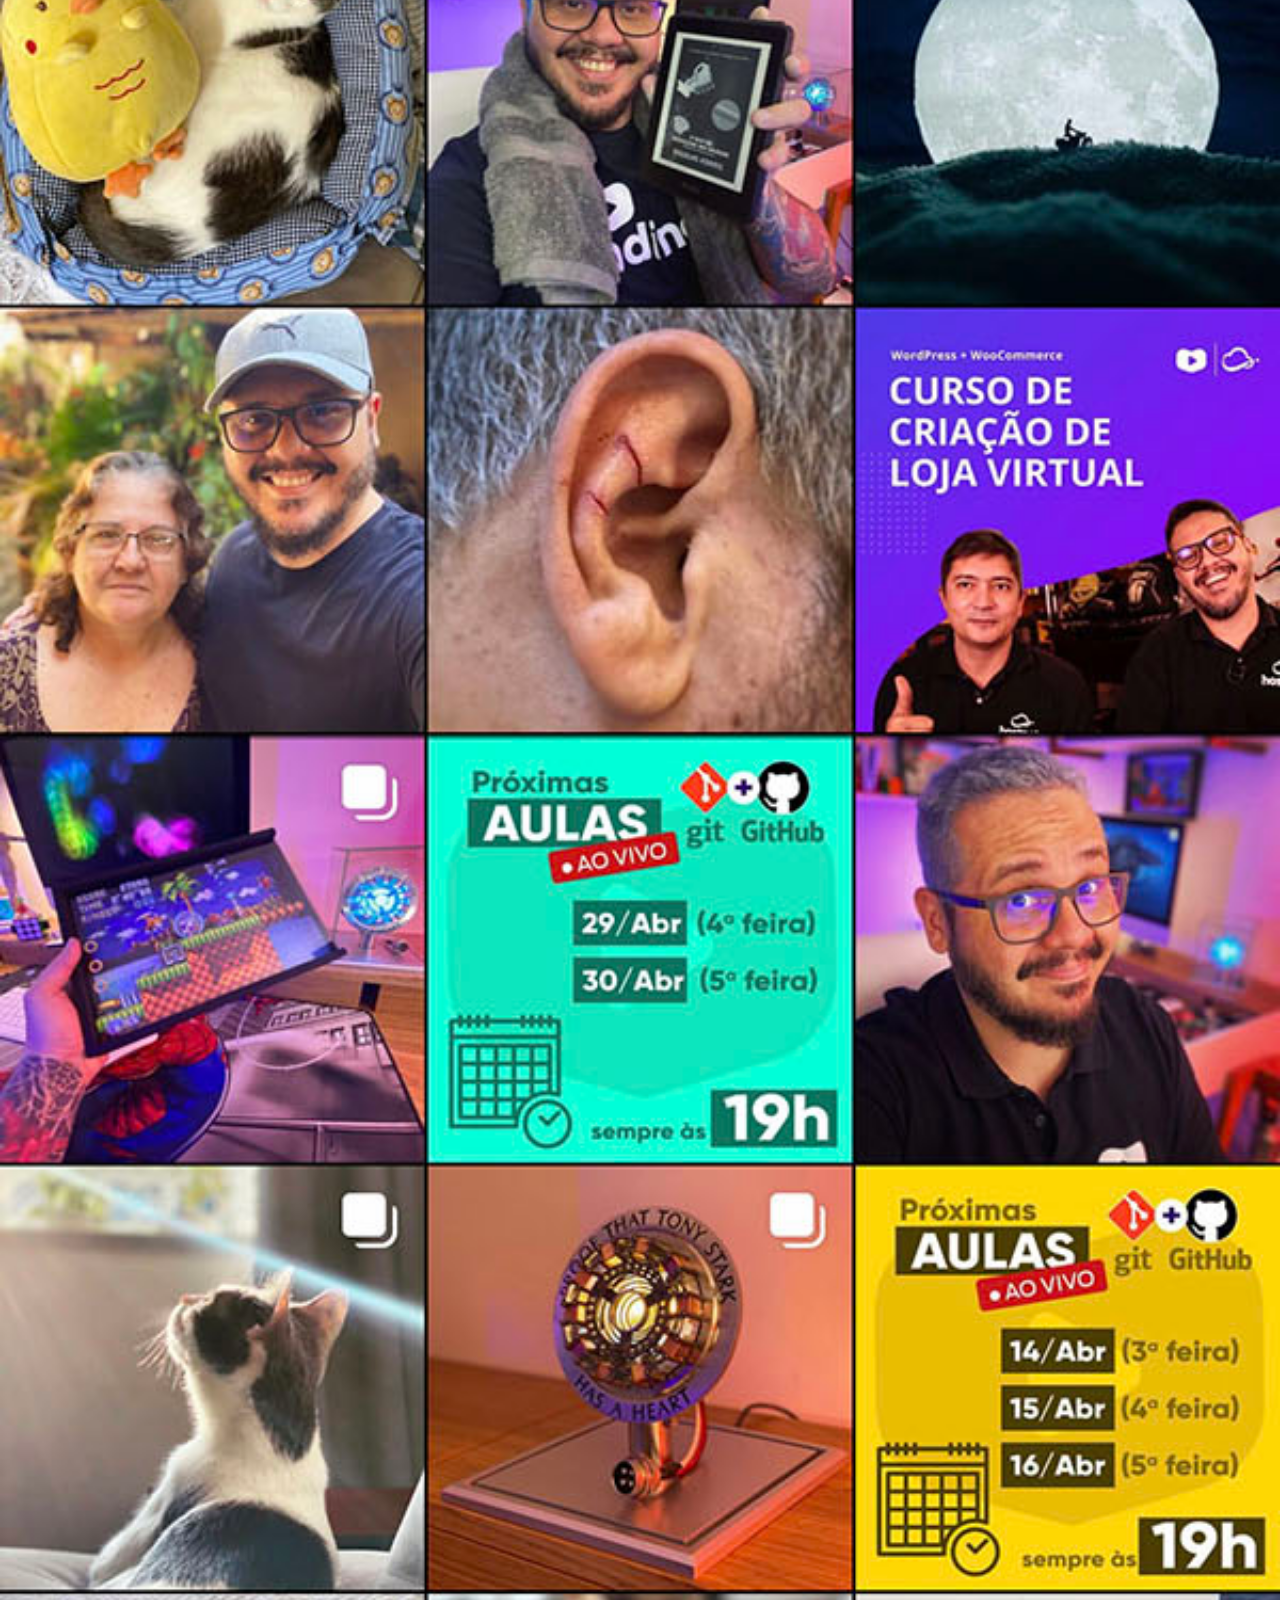
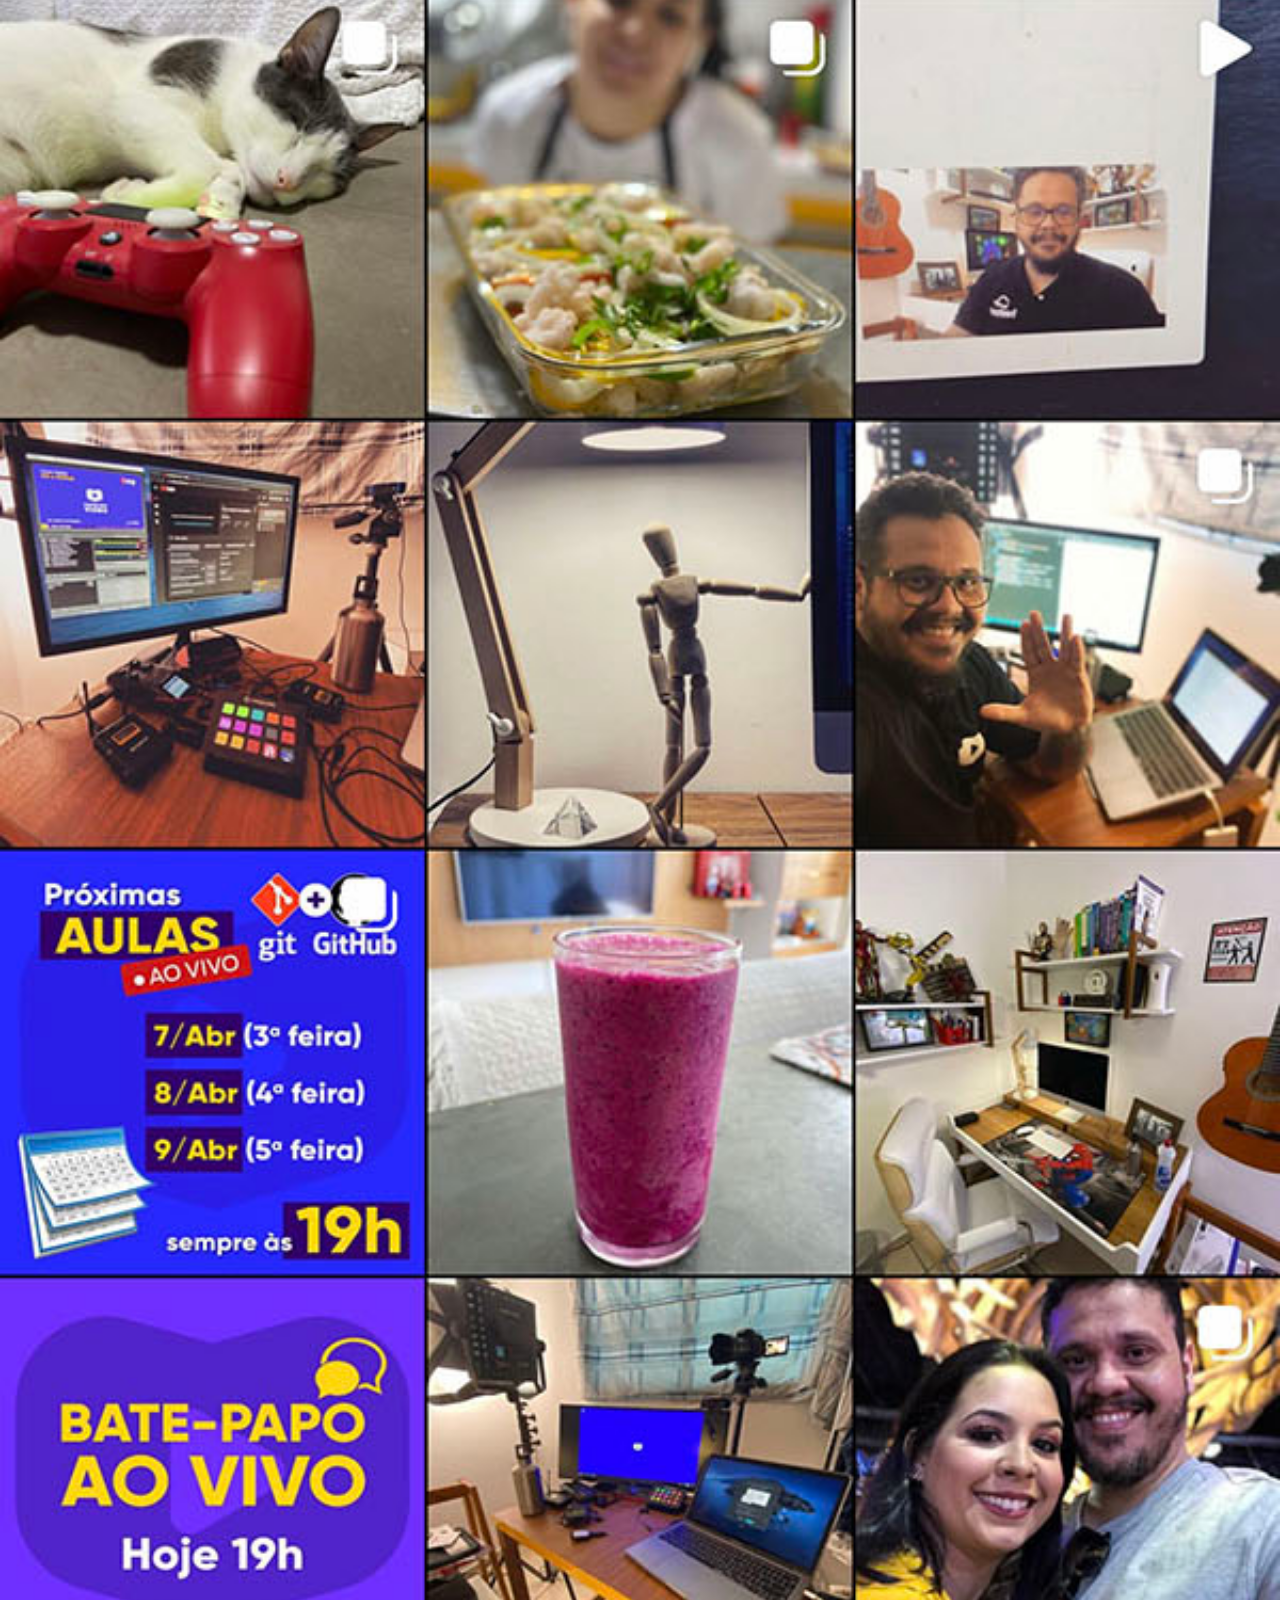
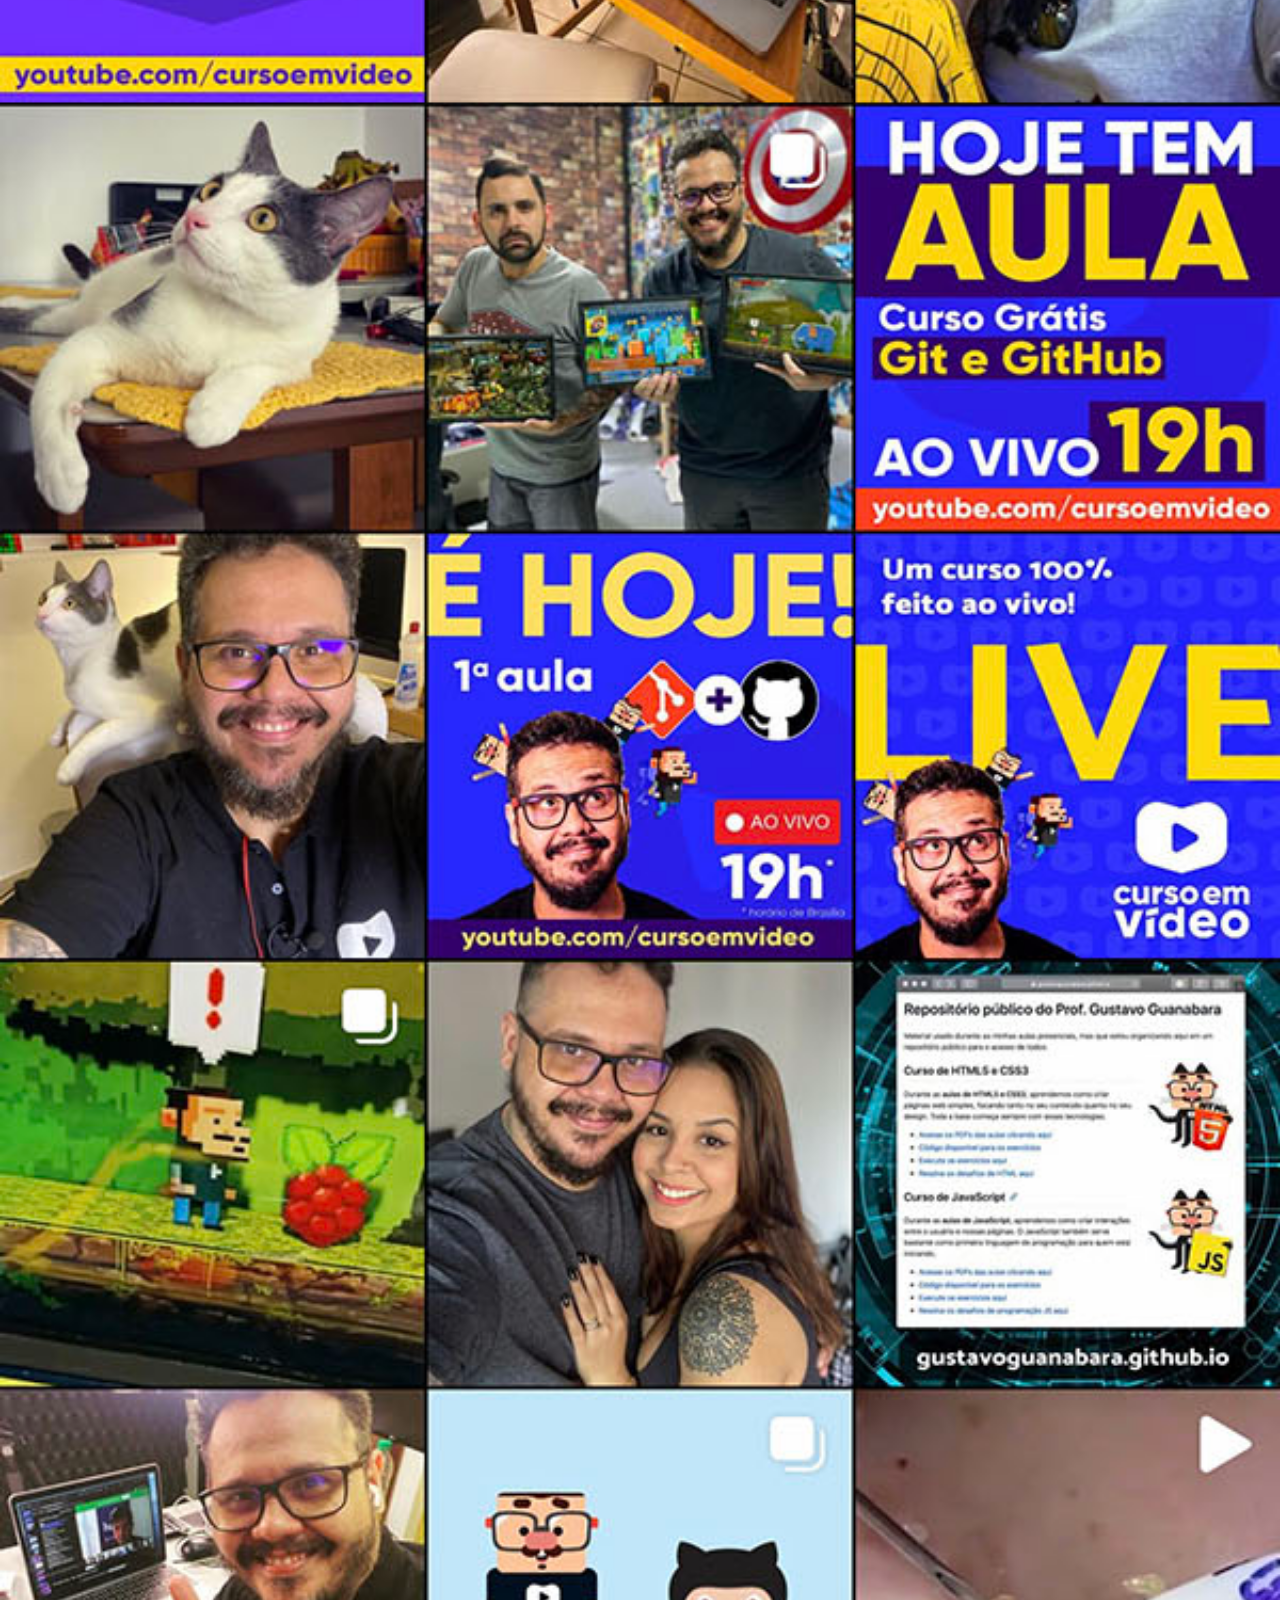
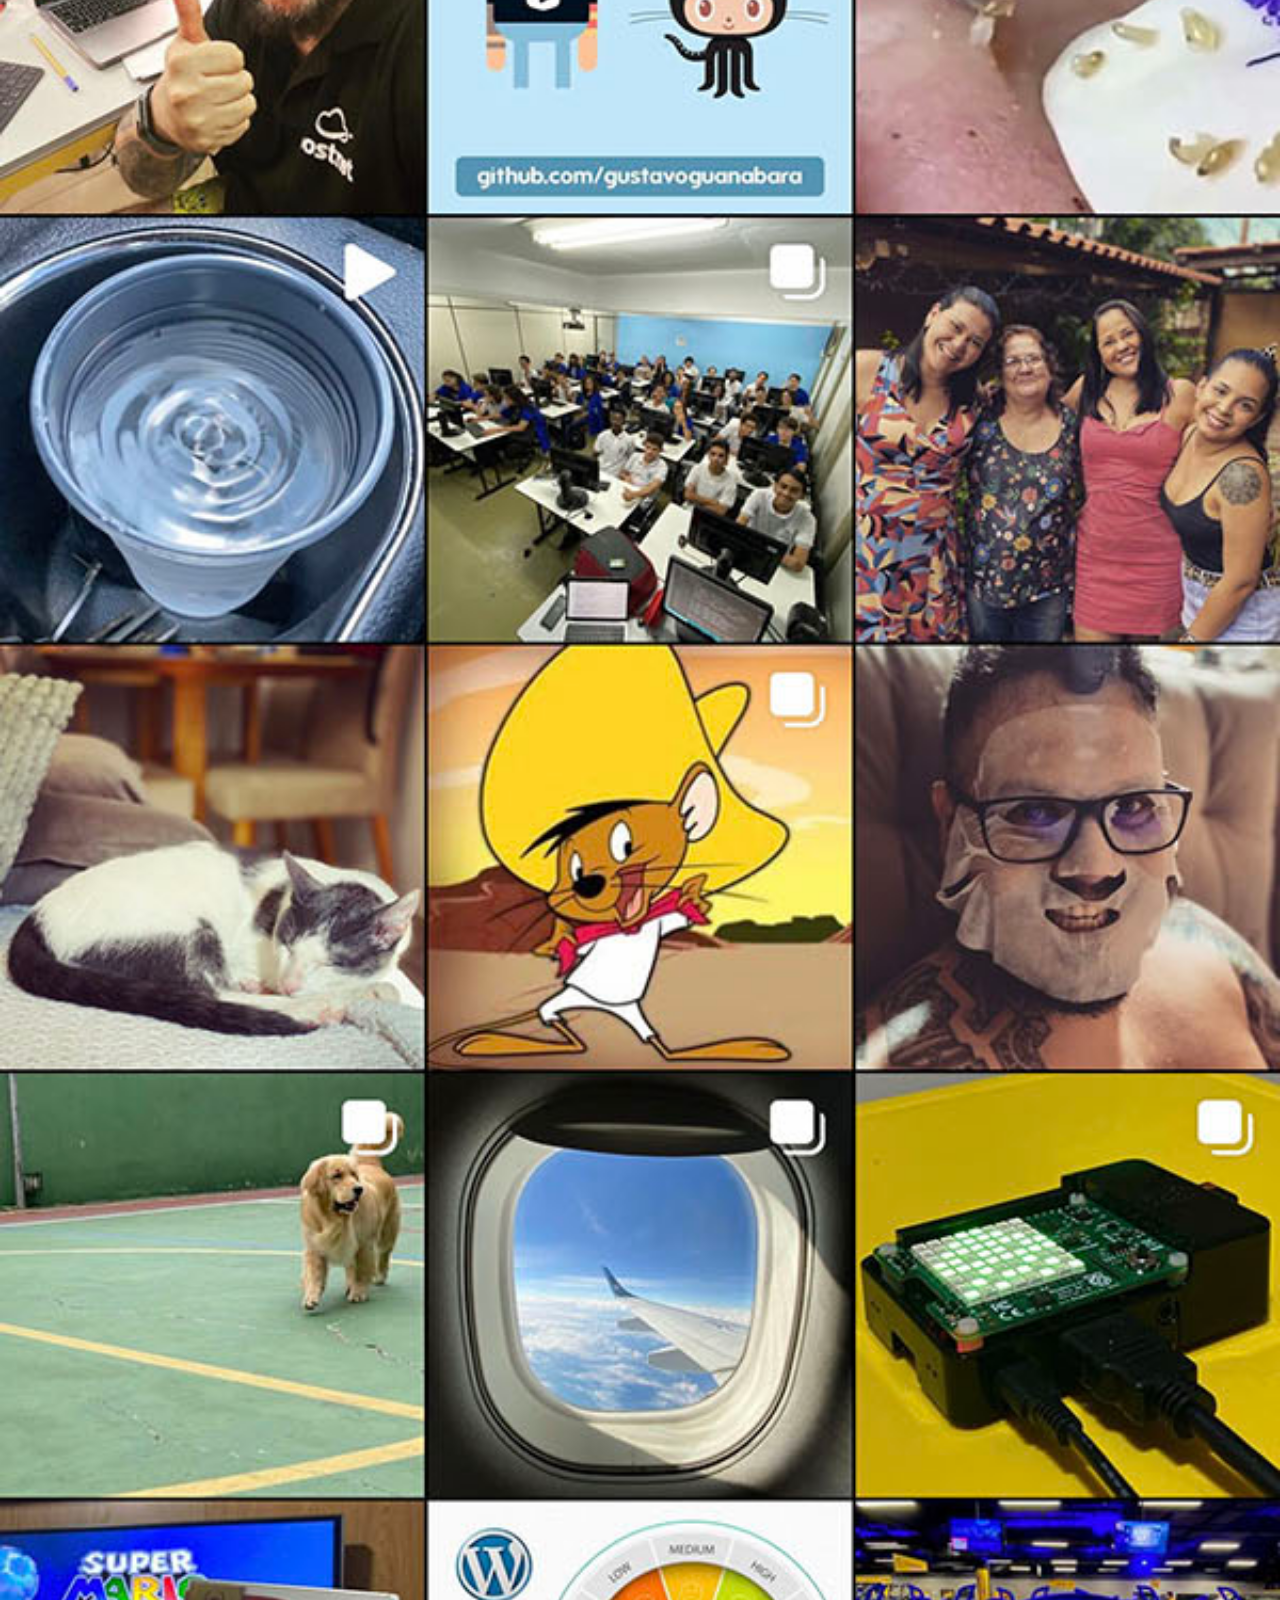
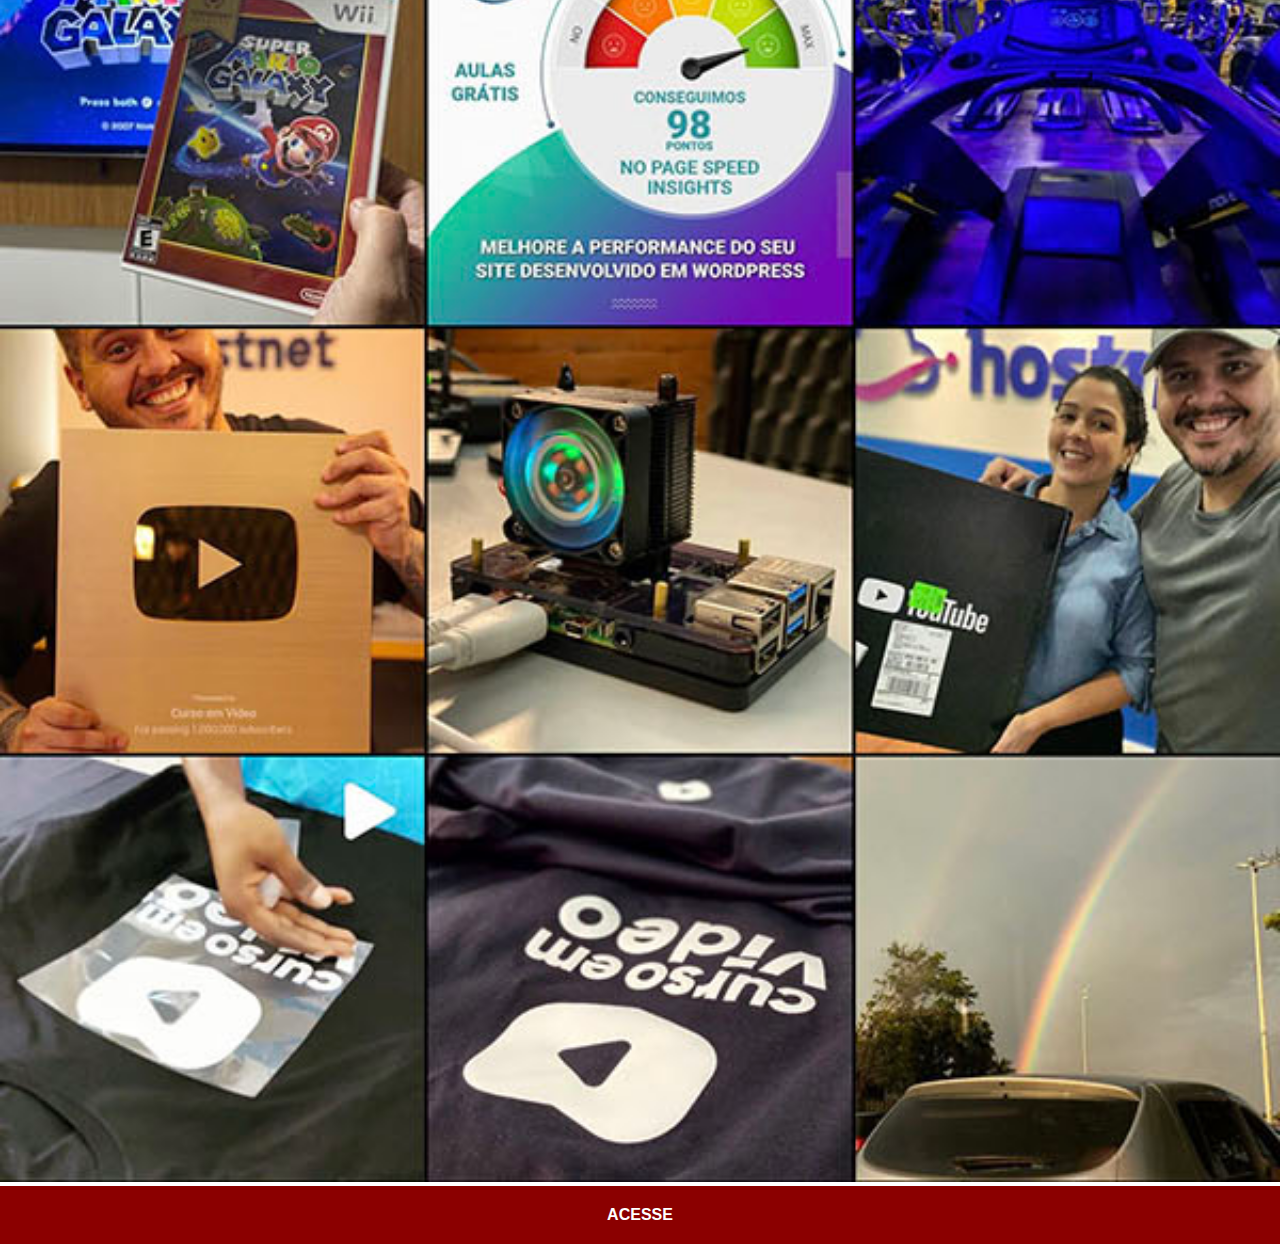
<file: instagram.html>
<!DOCTYPE html>
<html lang="pt-br">
<head>
    <meta charset="UTF-8">
    <meta http-equiv="X-UA-Compatible" content="IE=edge">
    <meta name="viewport" content="width=device-width, initial-scale=1.0">
    <title>Instagram</title>
    <link rel="stylesheet" href="estilos/social.css">
</head>
<body>
    <img src="imagens/tela-instagram.jpg" alt="Instagram">
    <a href="https://www.instagram.com/gustavoguanabara/" target="_blank">ACESSE</a>
</body>
</html>
</file>
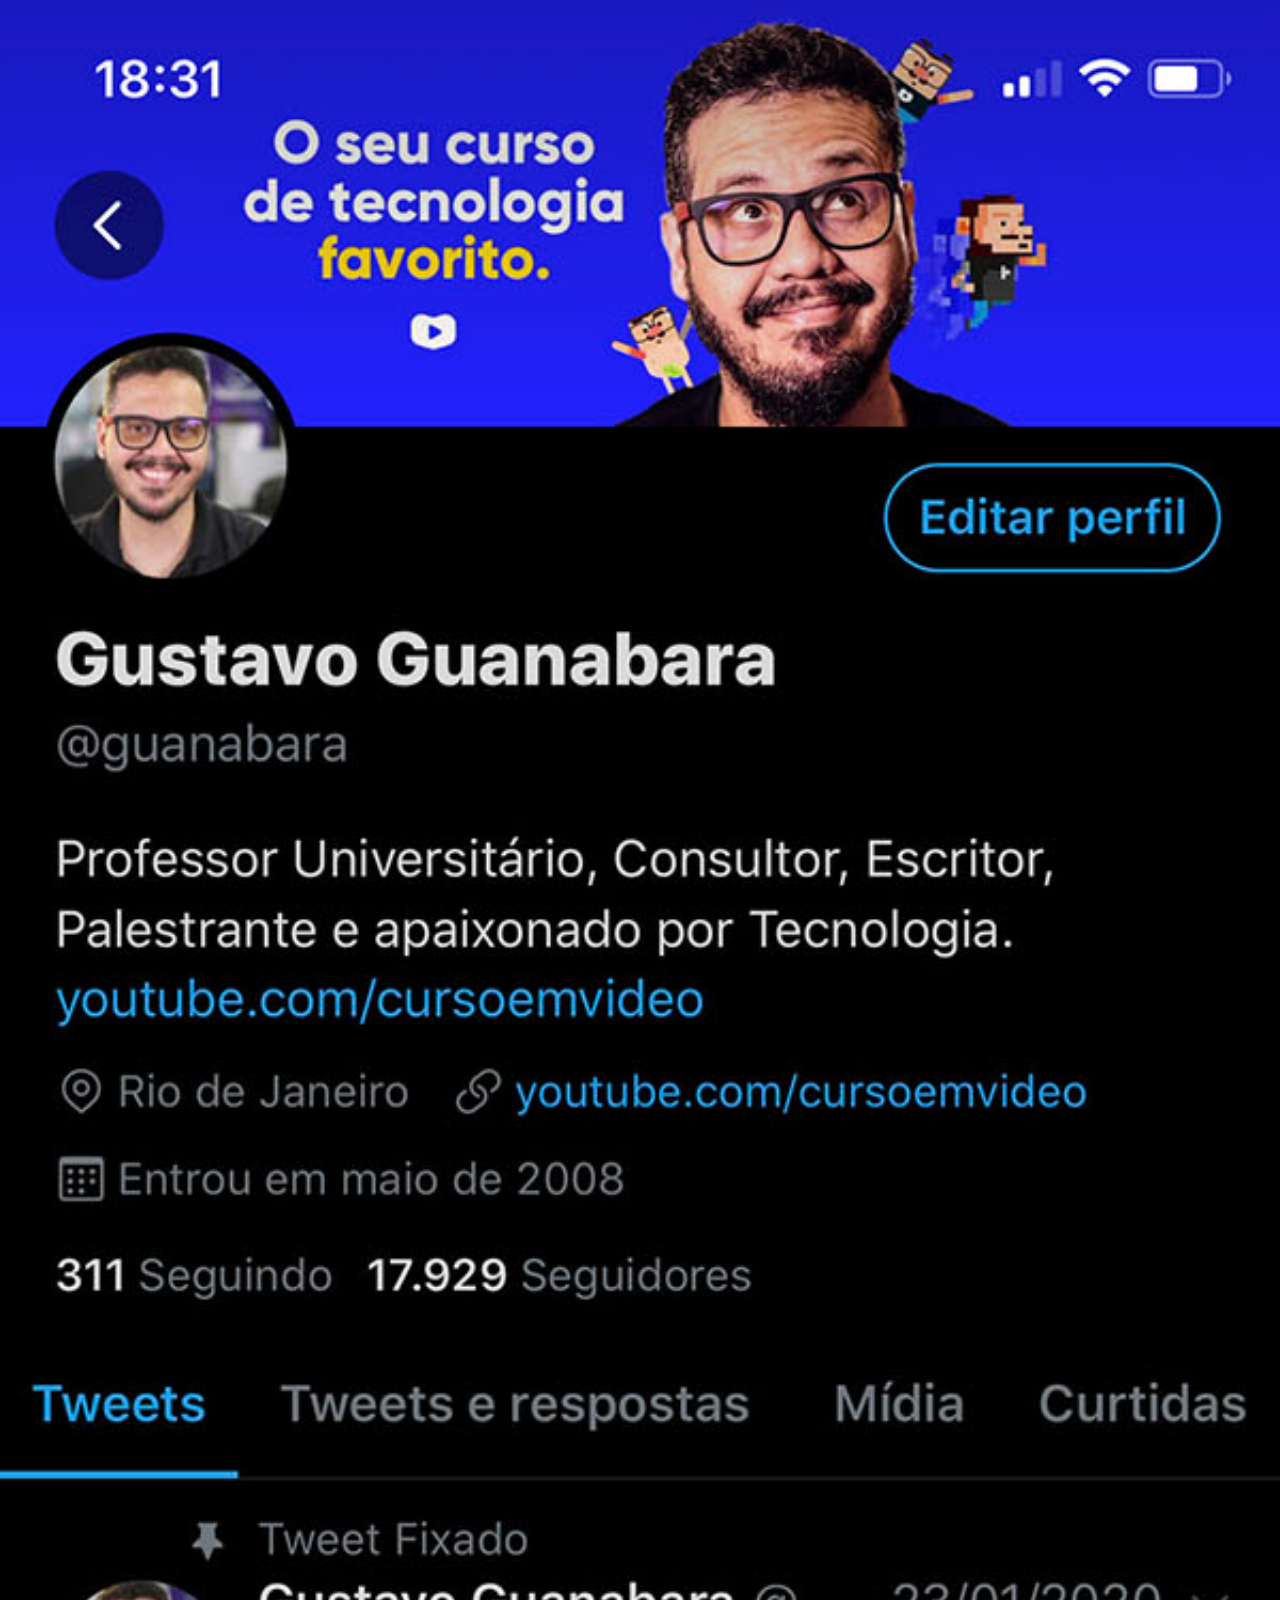
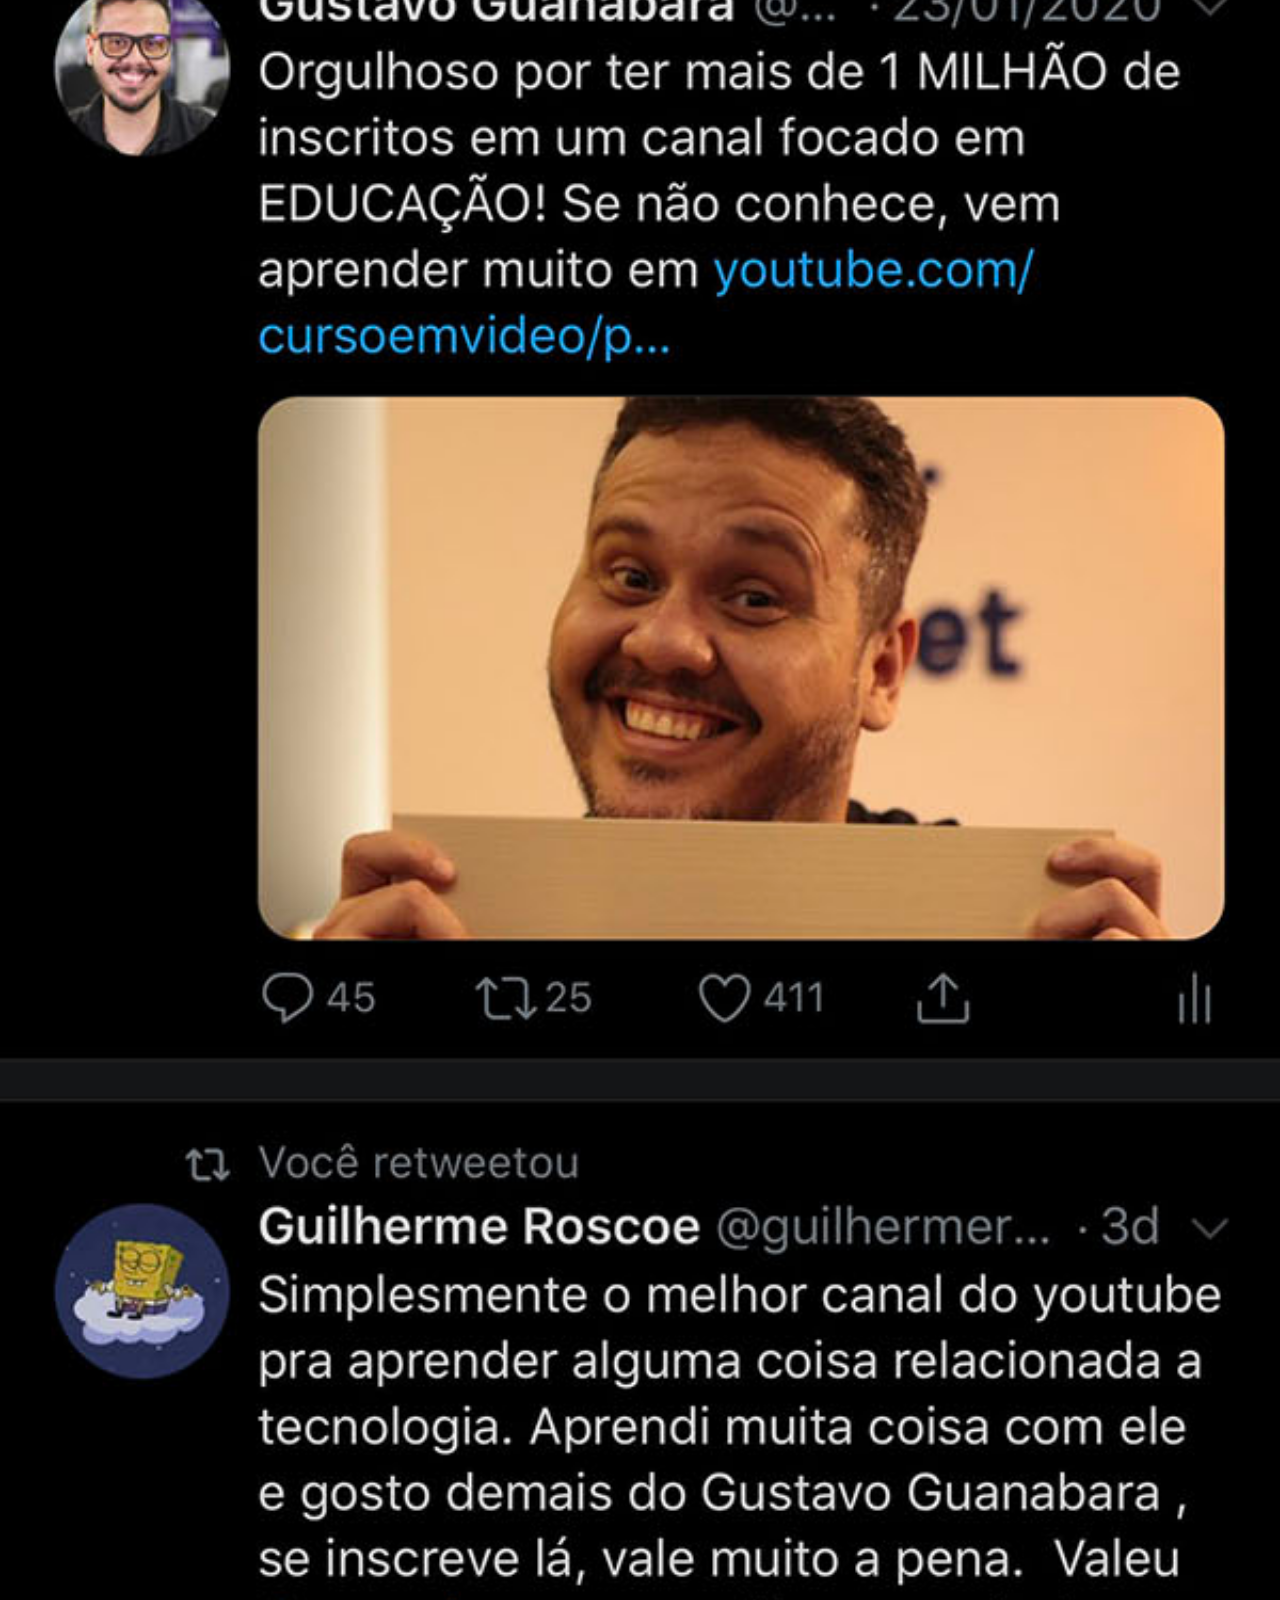
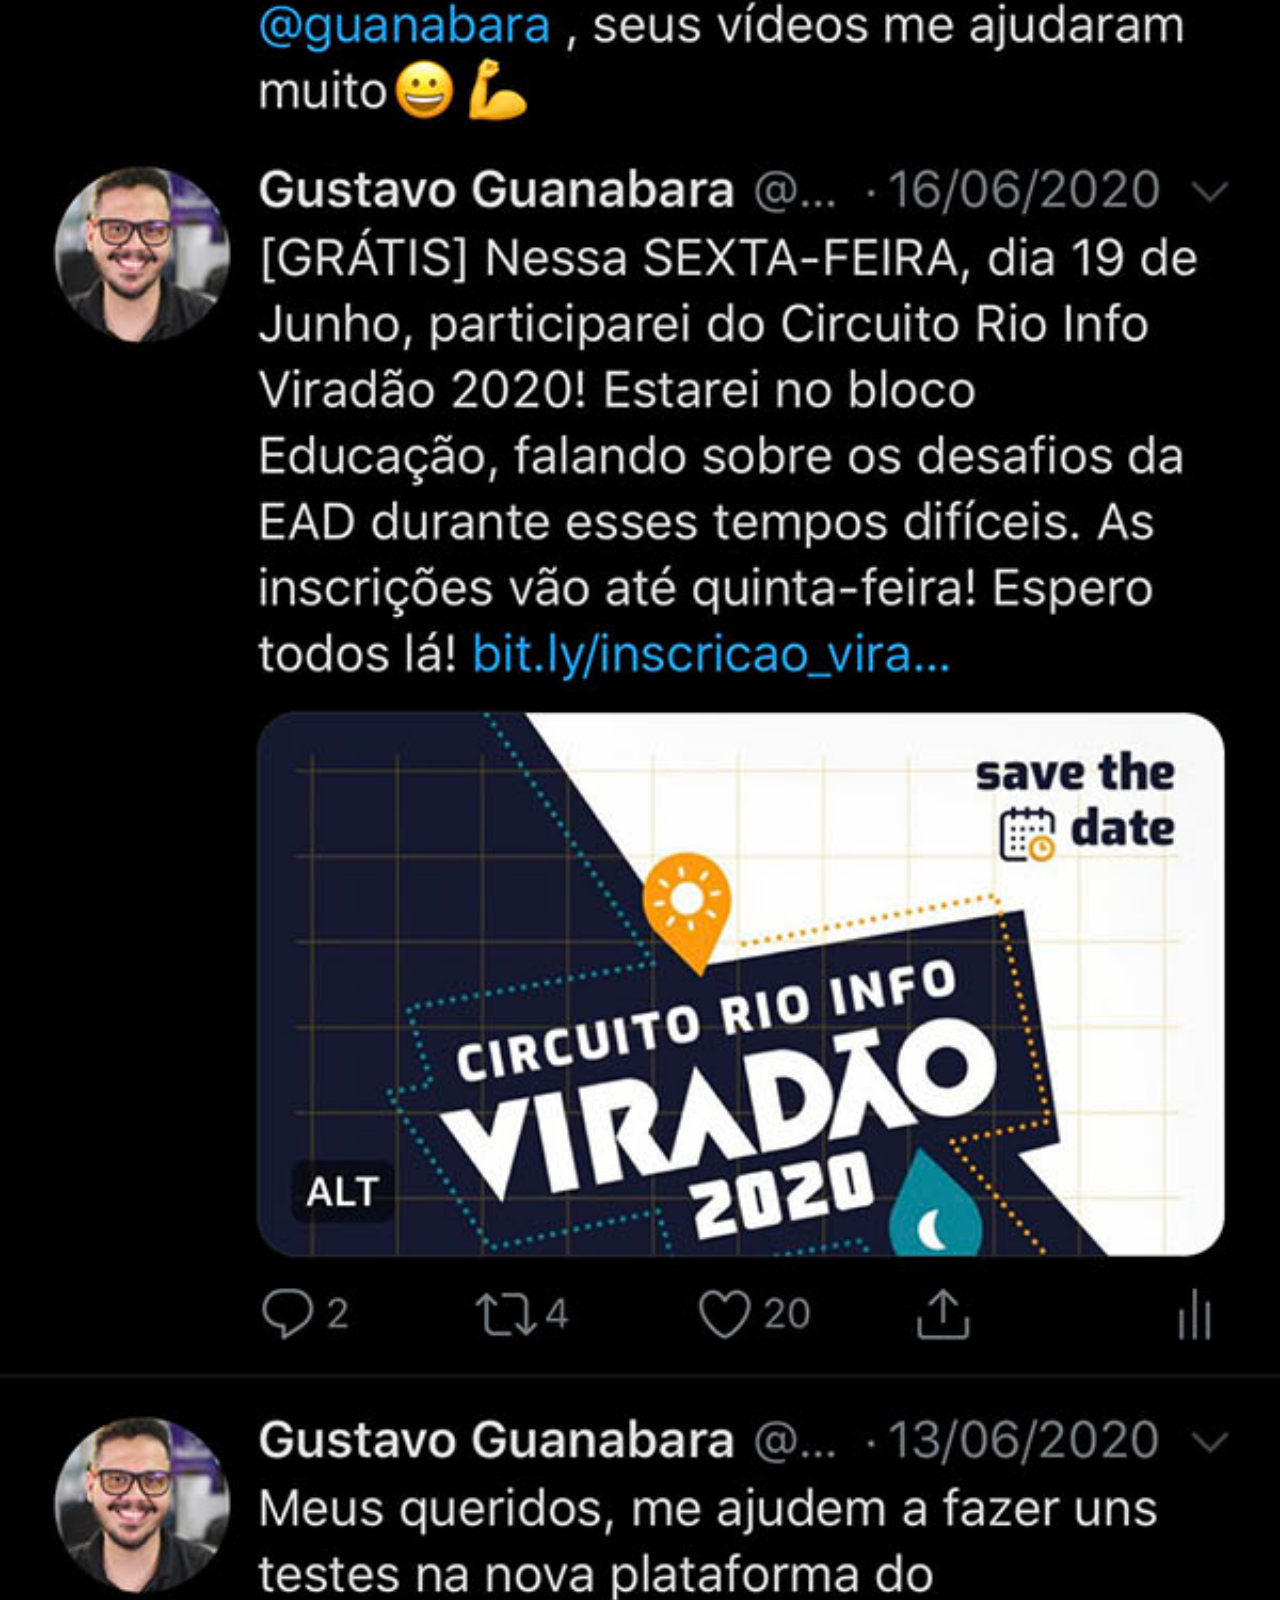
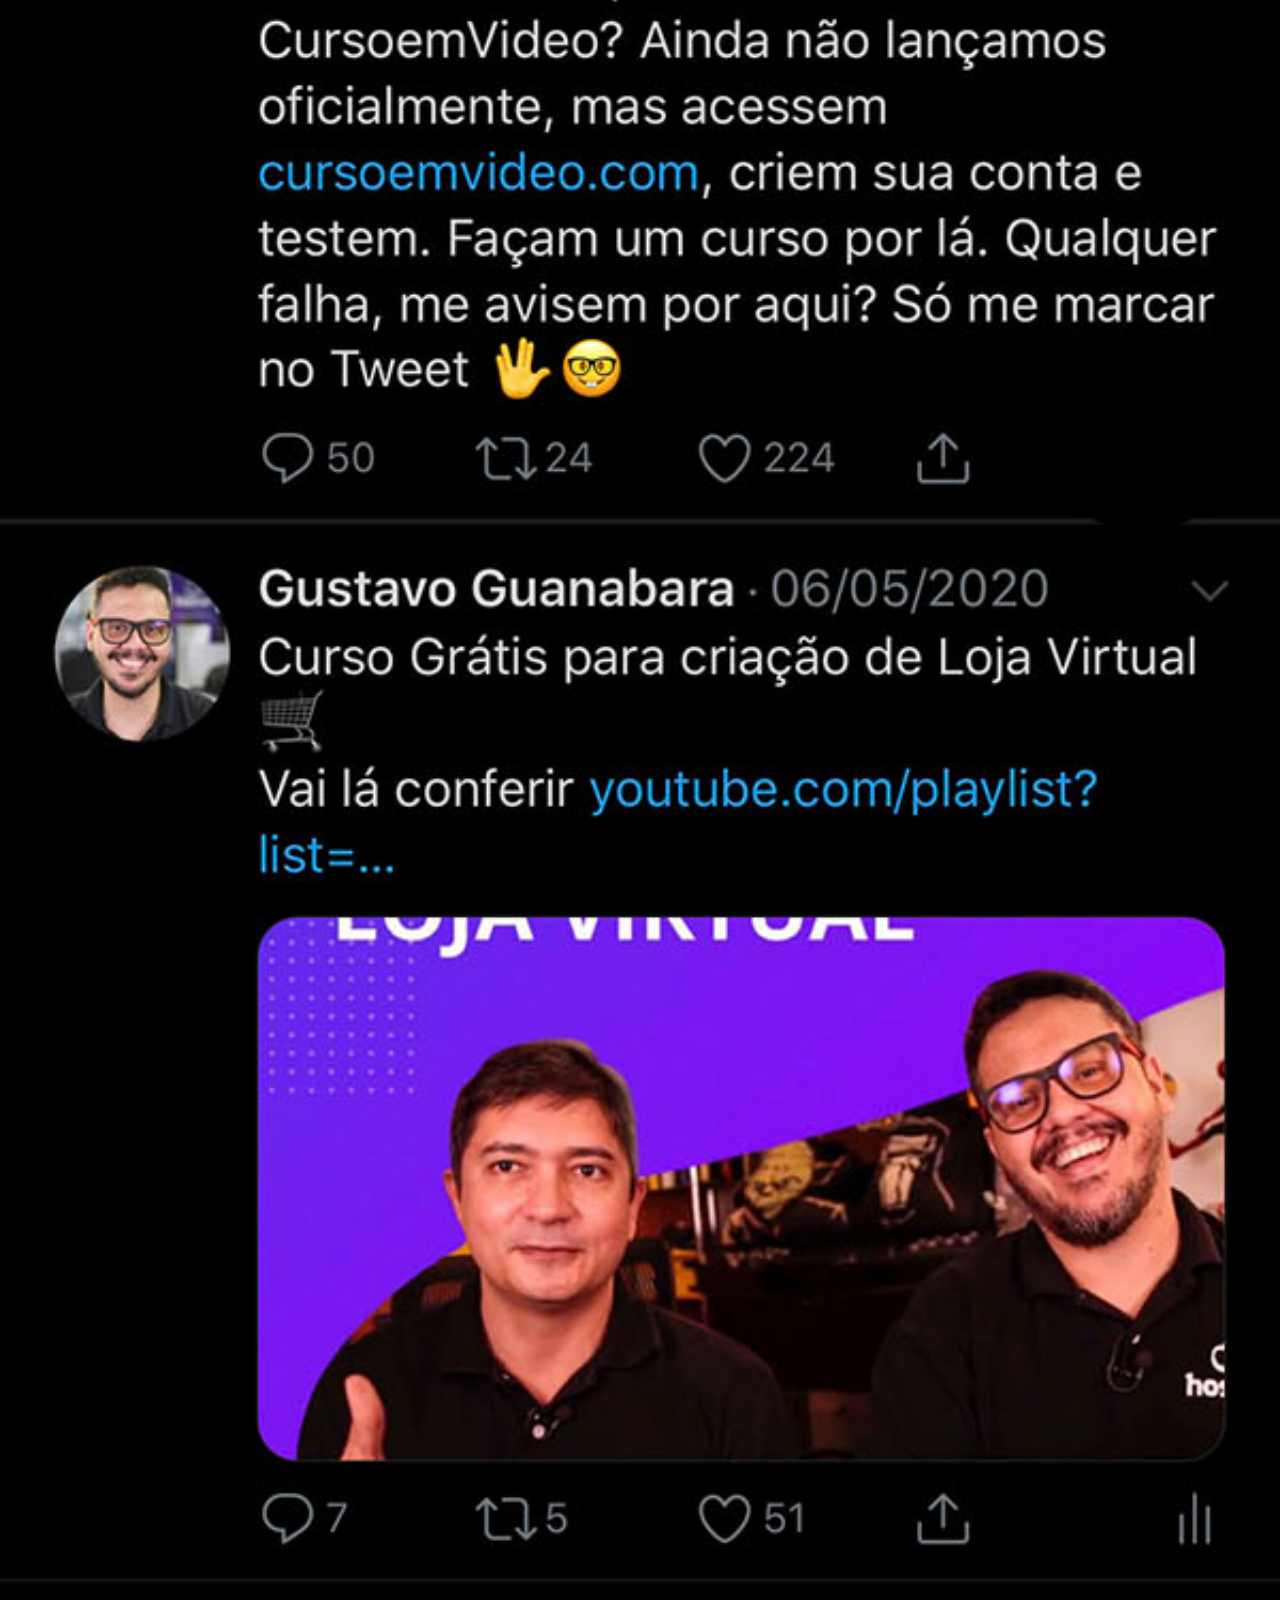
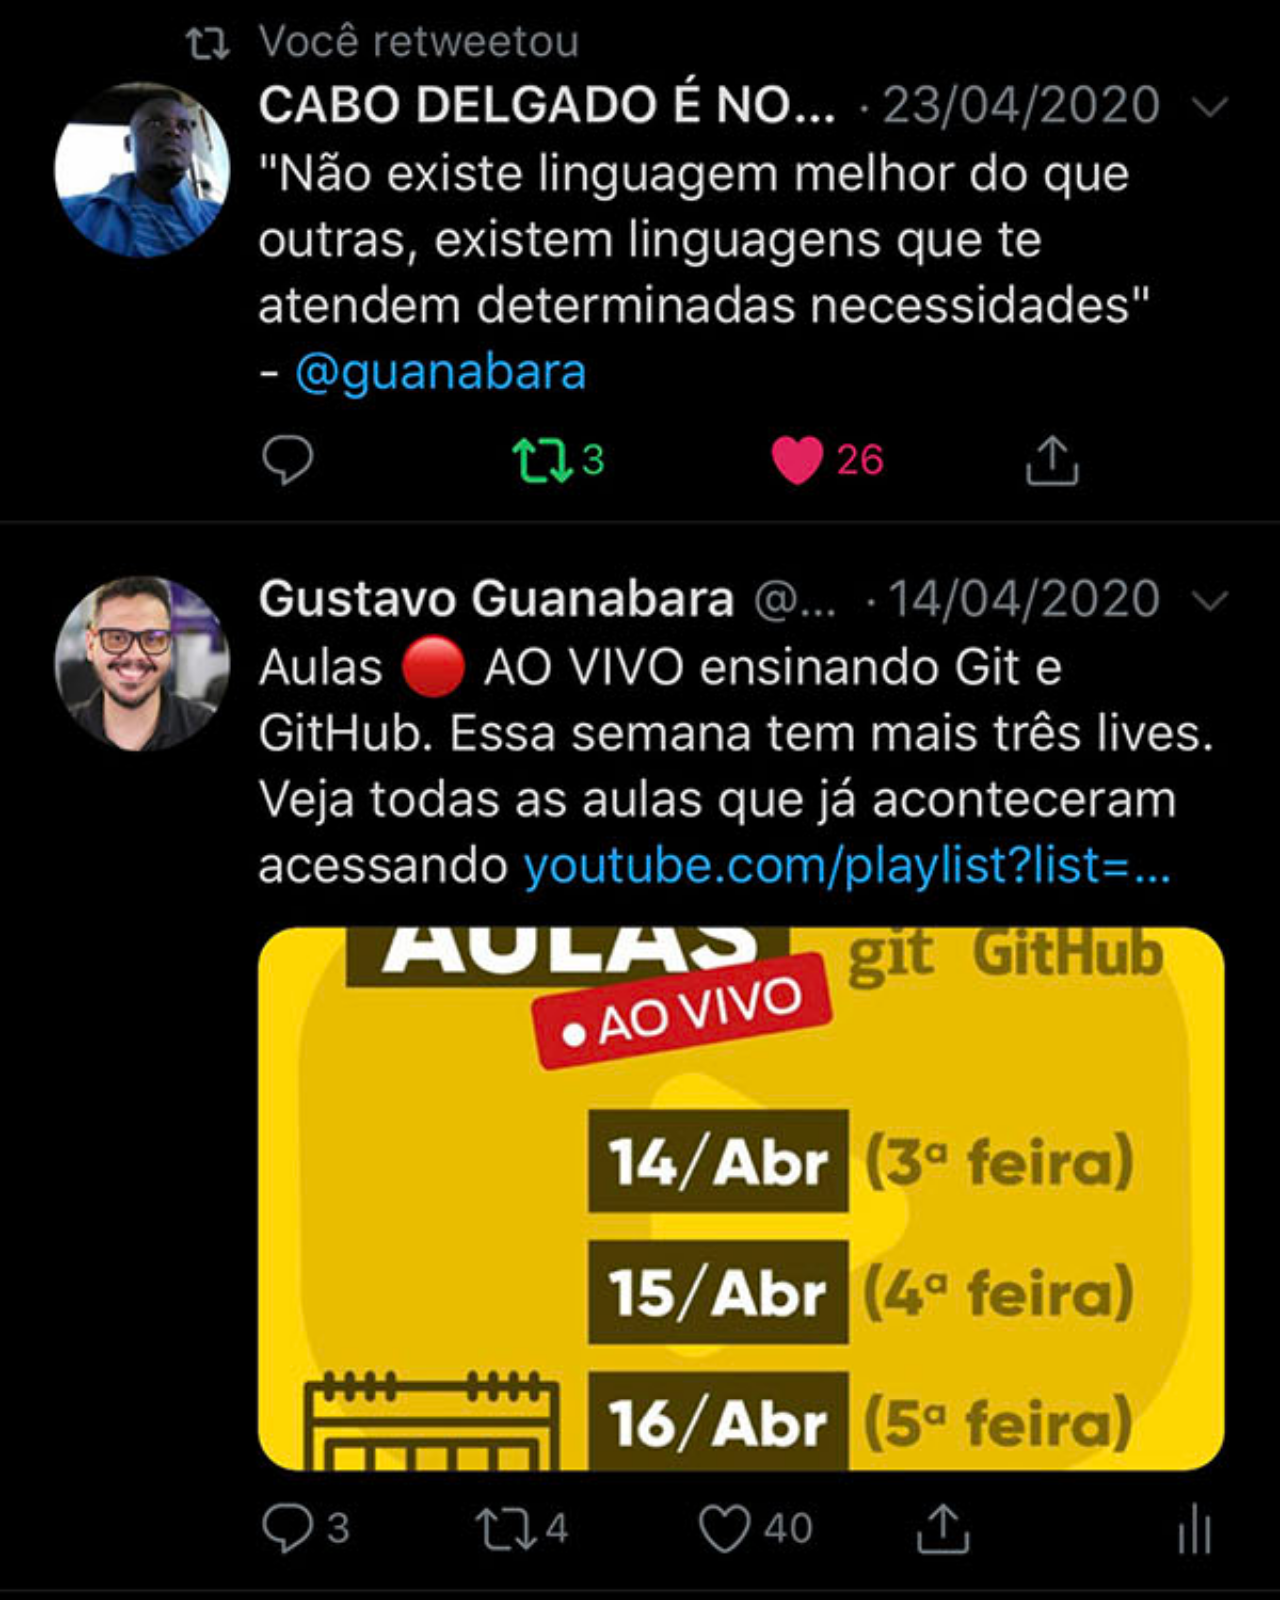
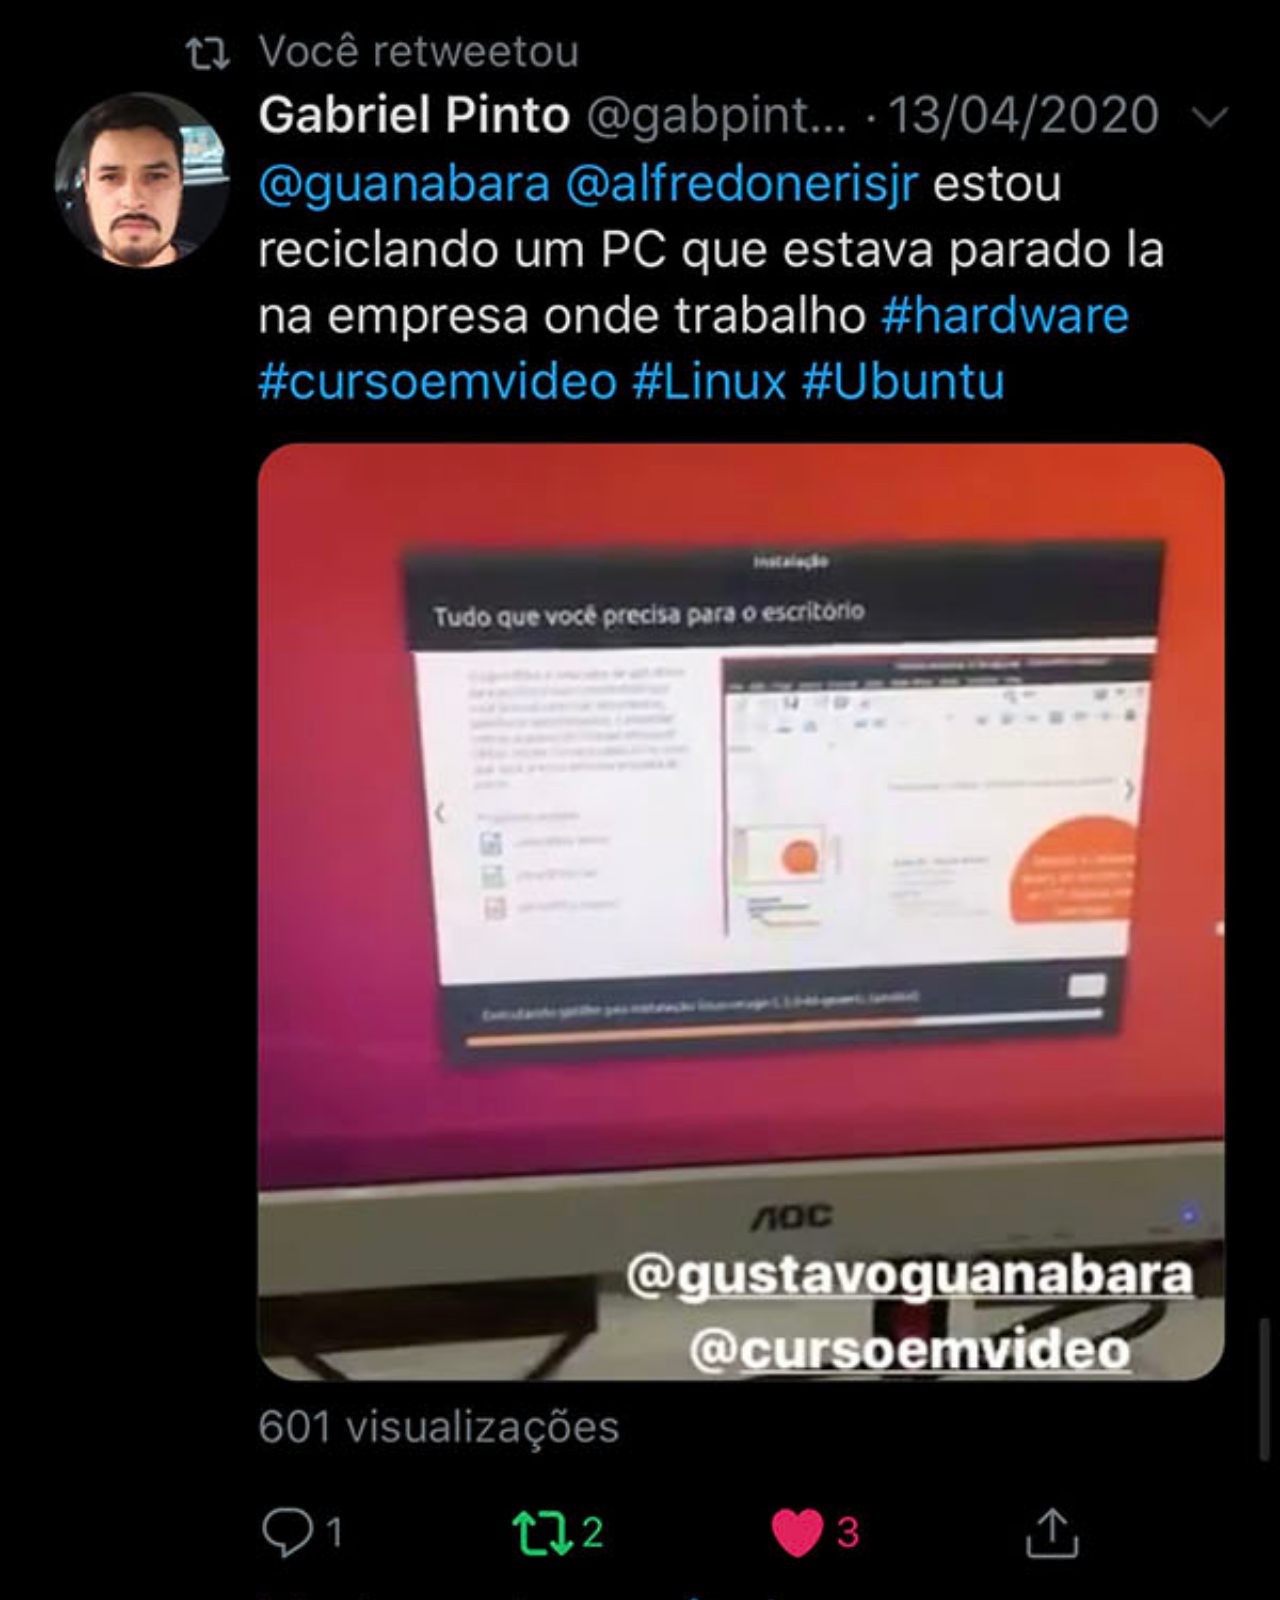
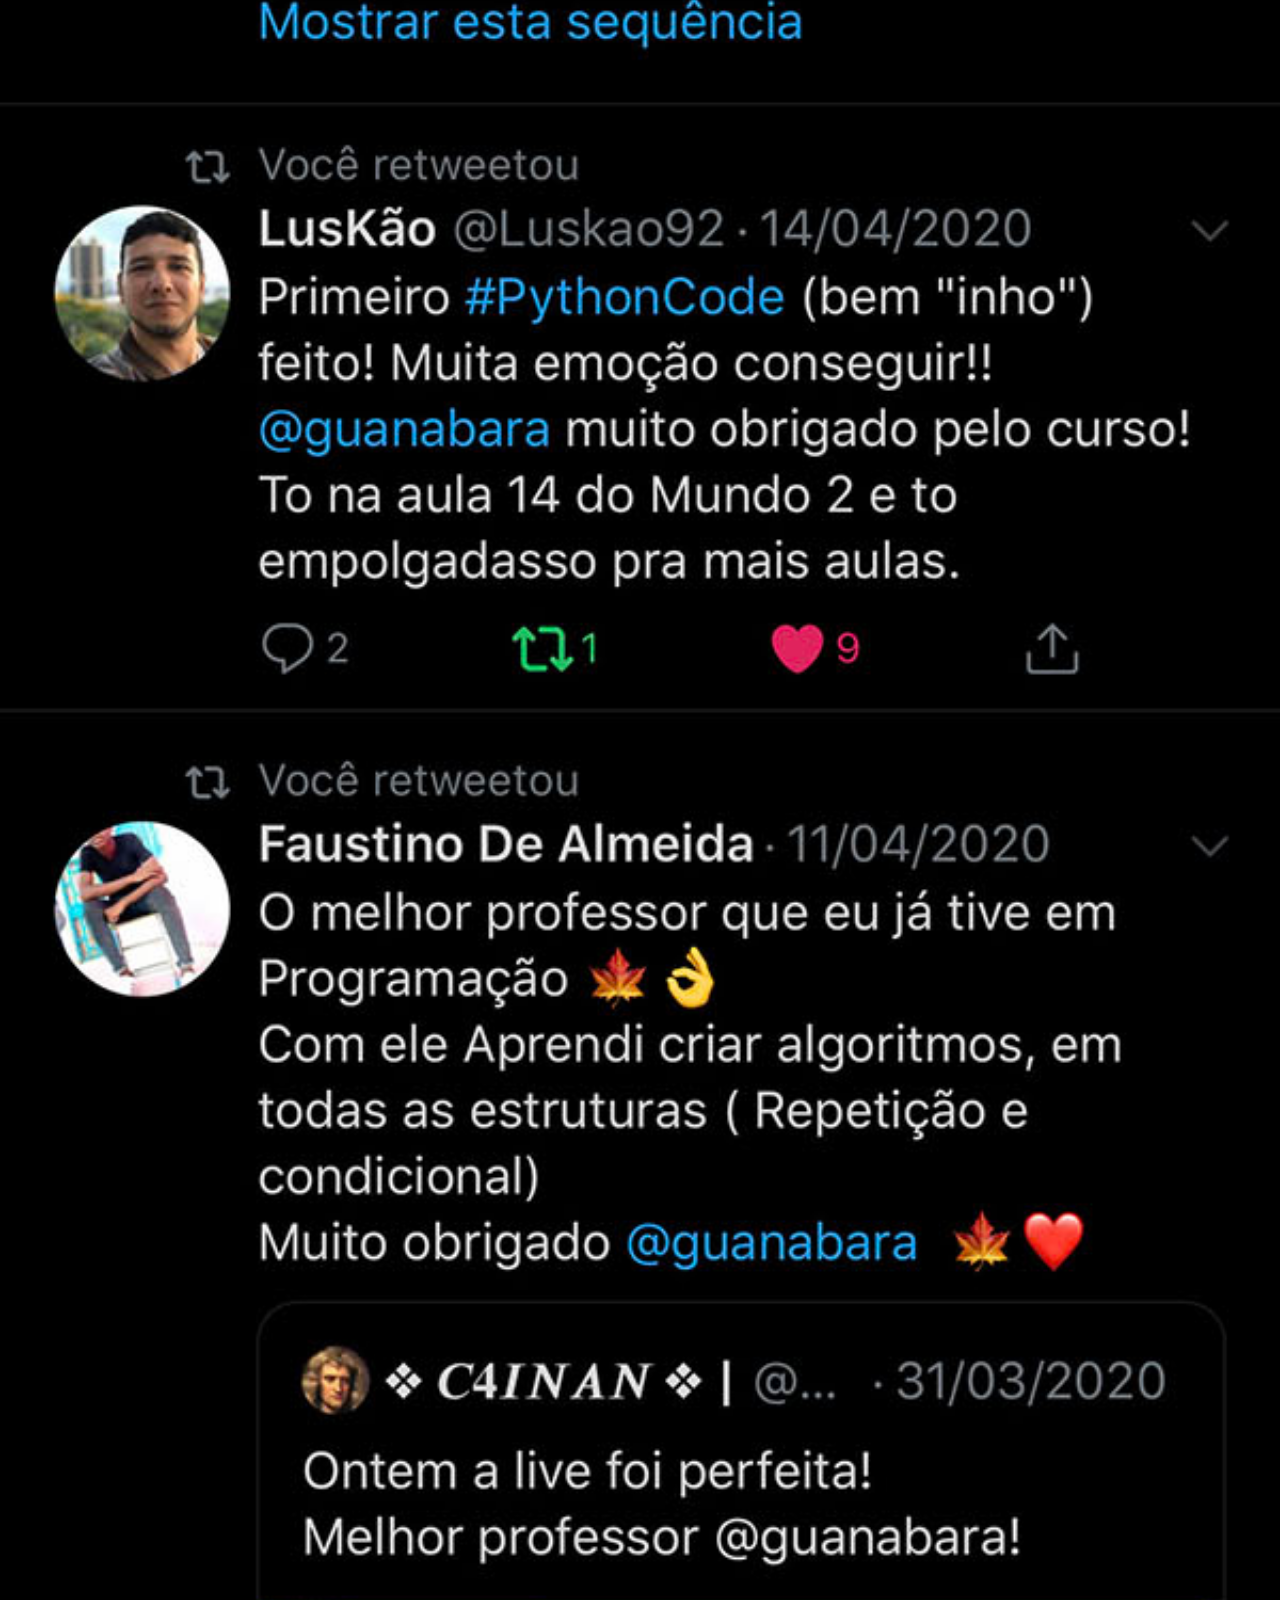
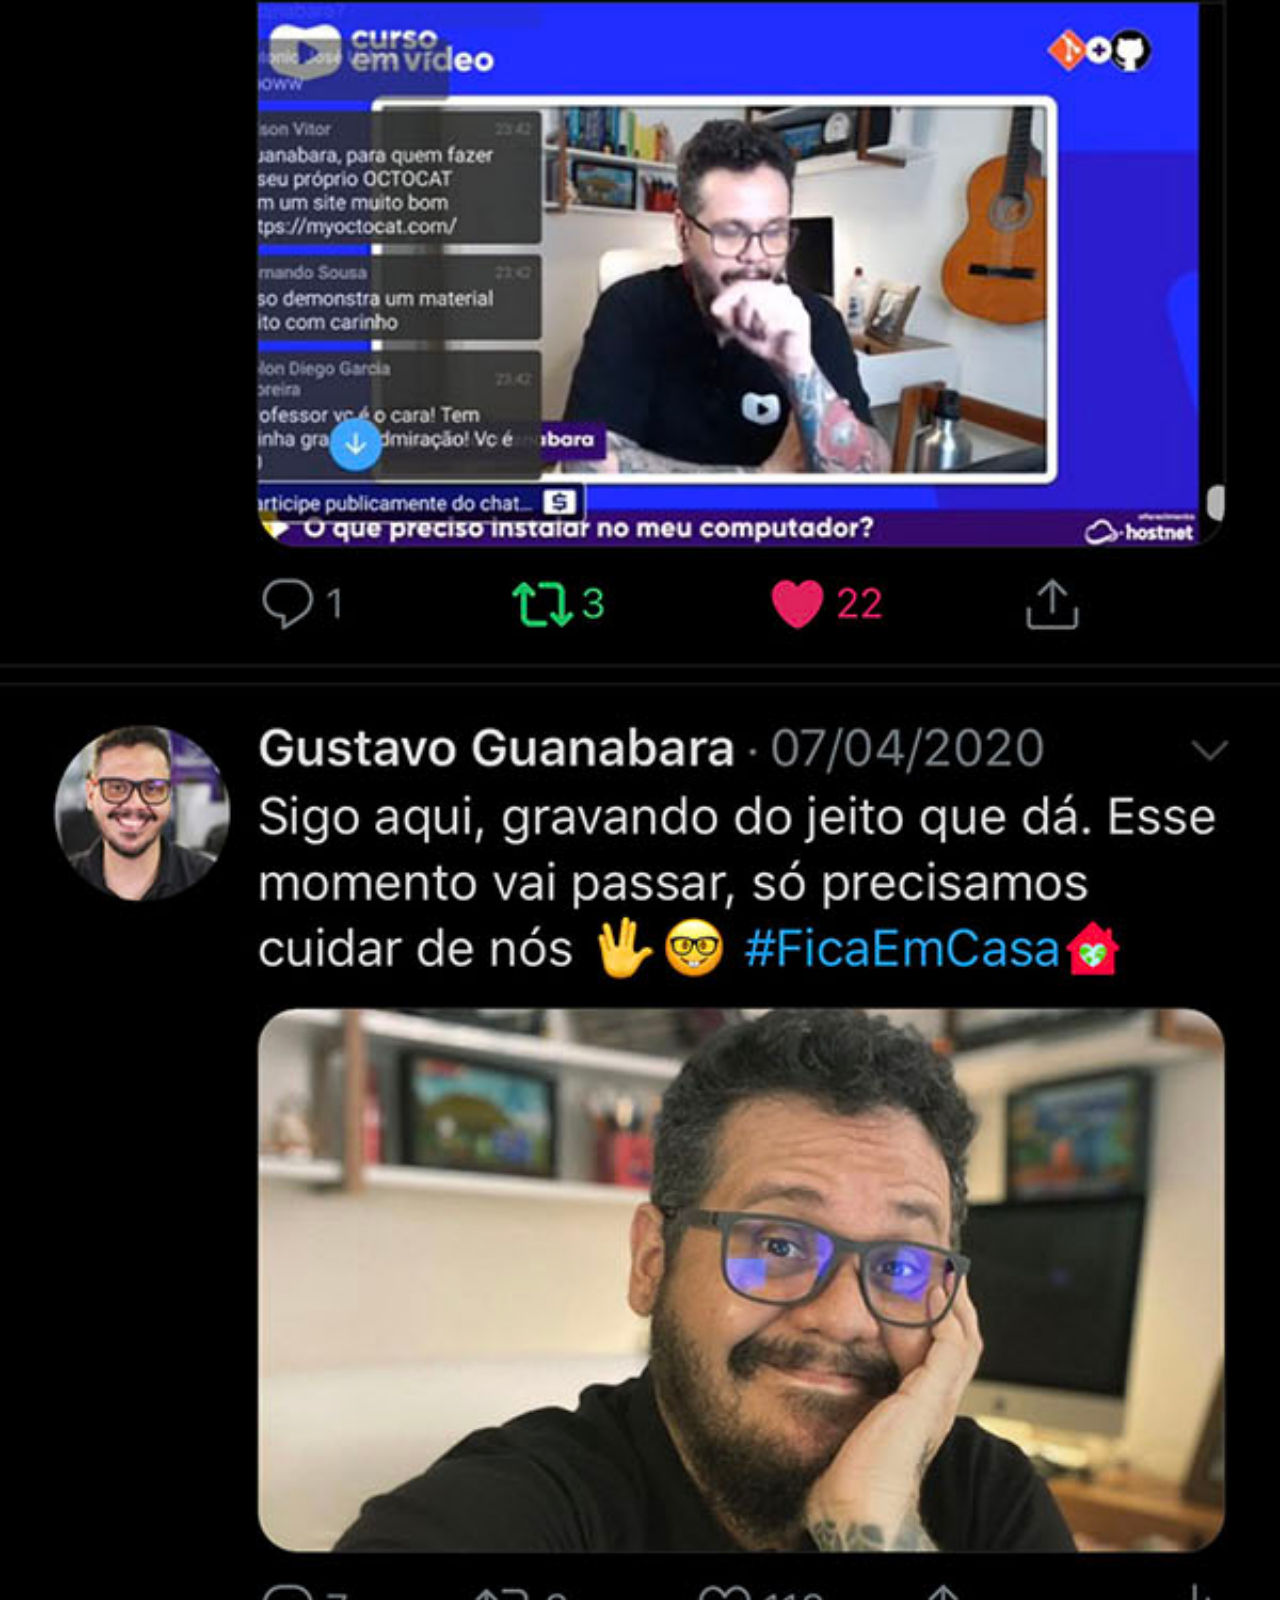
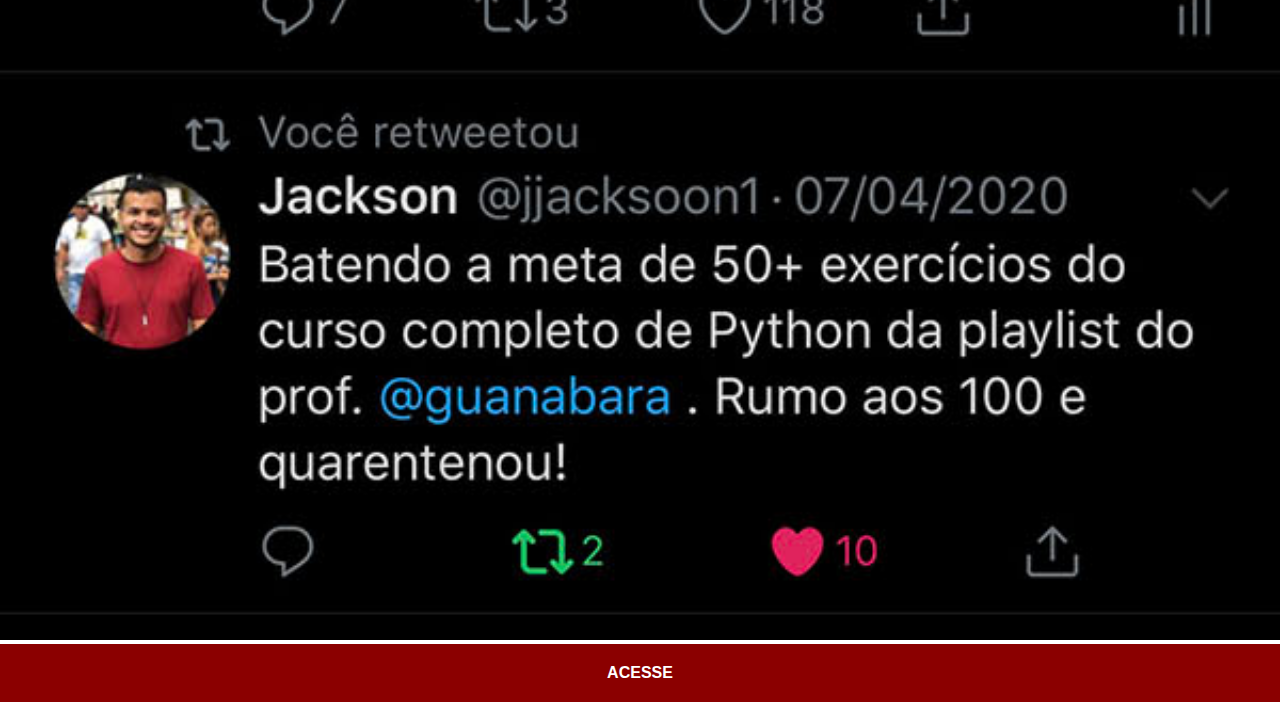
<file: twitter.html>
<!DOCTYPE html>
<html lang="pt-br">
<head>
    <meta charset="UTF-8">
    <meta http-equiv="X-UA-Compatible" content="IE=edge">
    <meta name="viewport" content="width=device-width, initial-scale=1.0">
    <title>Twitter</title>
    <link rel="stylesheet" href="estilos/social.css">
</head>
<body>
    <img src="imagens/tela-twitter.jpg" alt="Twitter">
    <a href="https://twitter.com/guanabara" target="_blank">ACESSE</a>
</body>
</html>
</file>
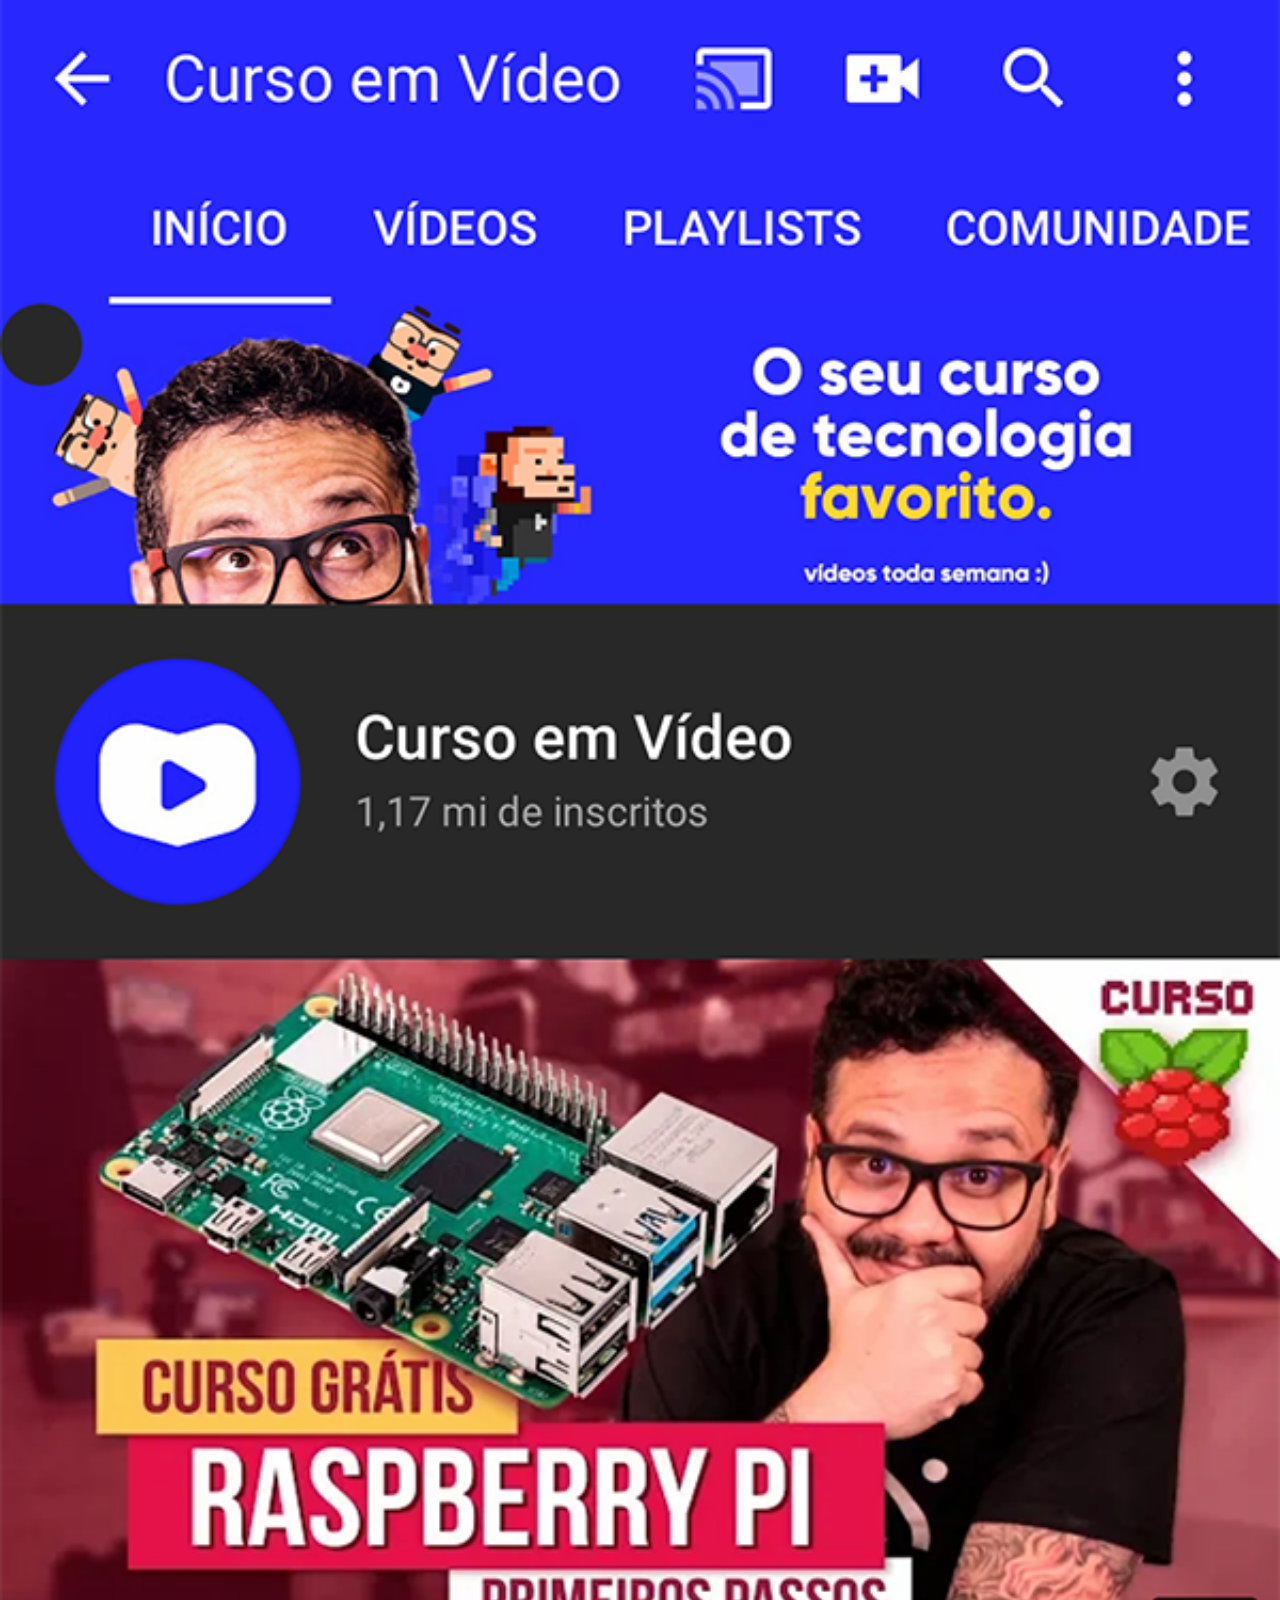
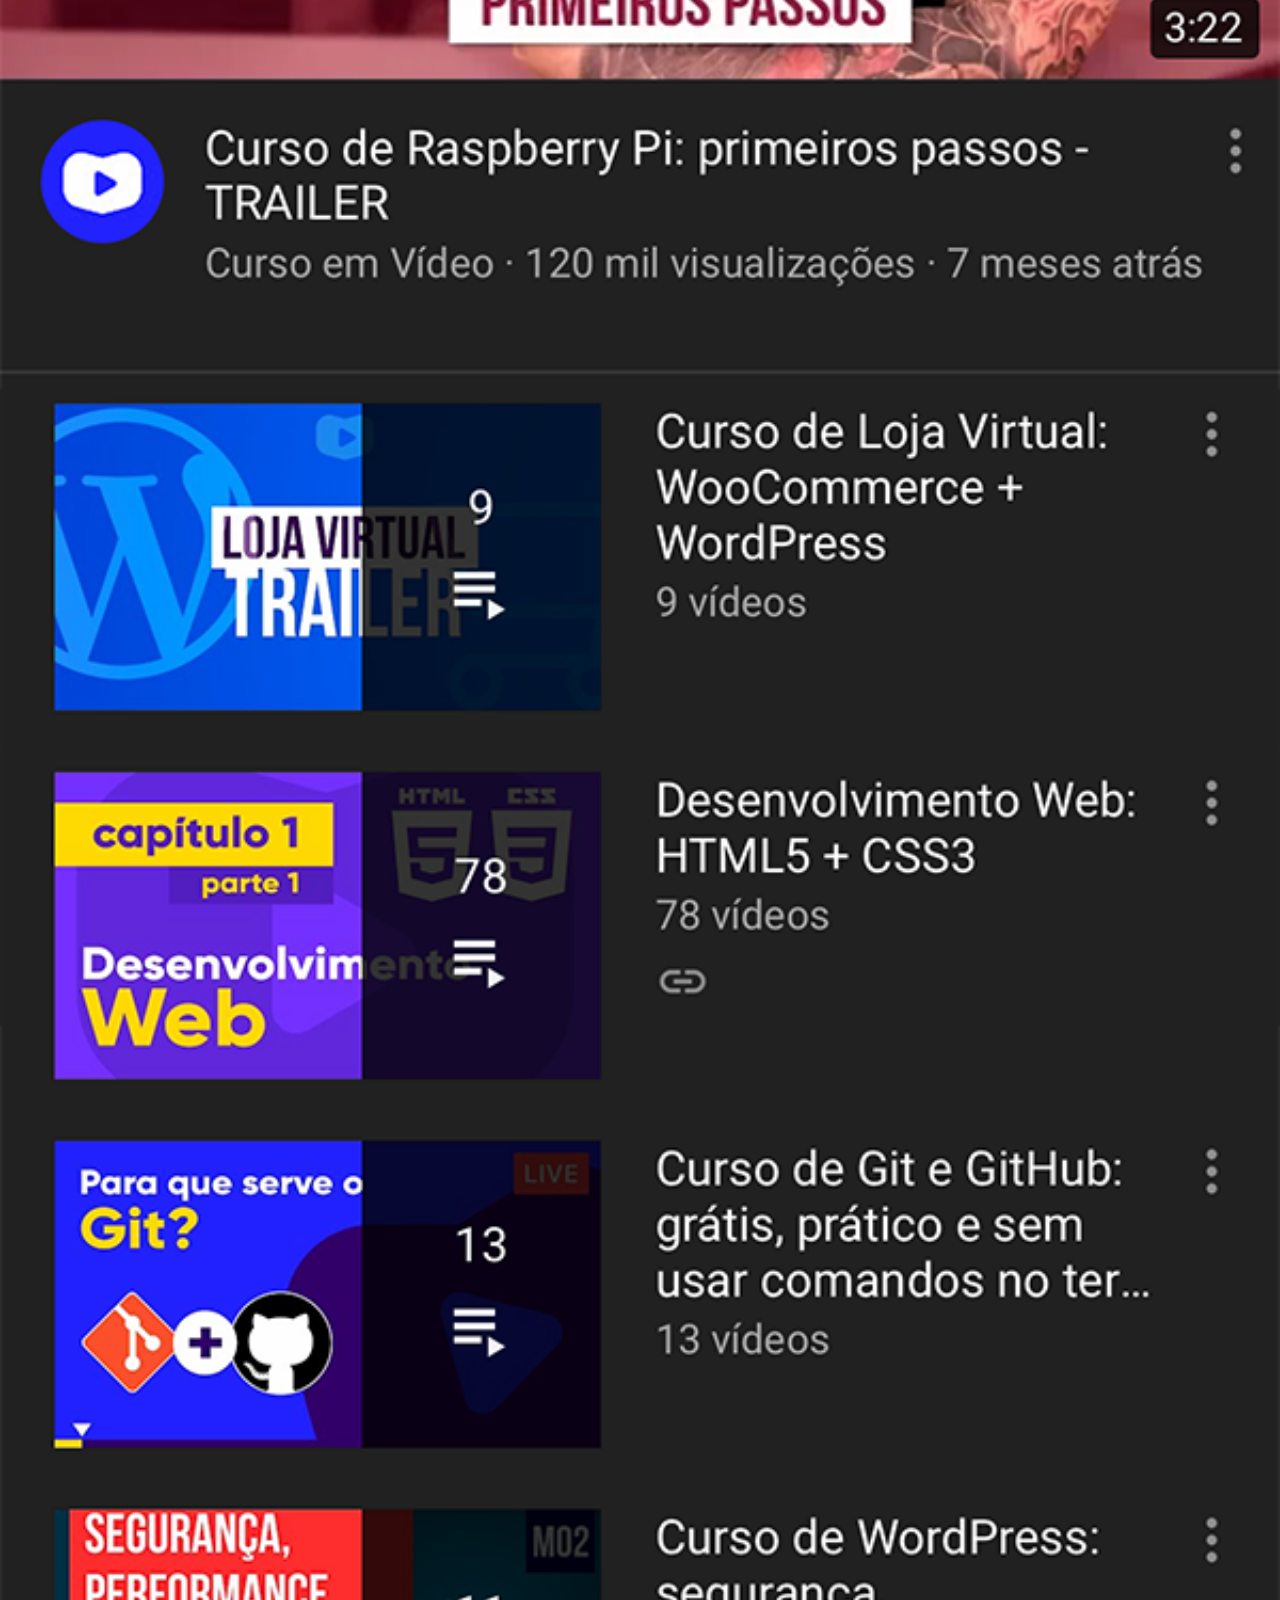
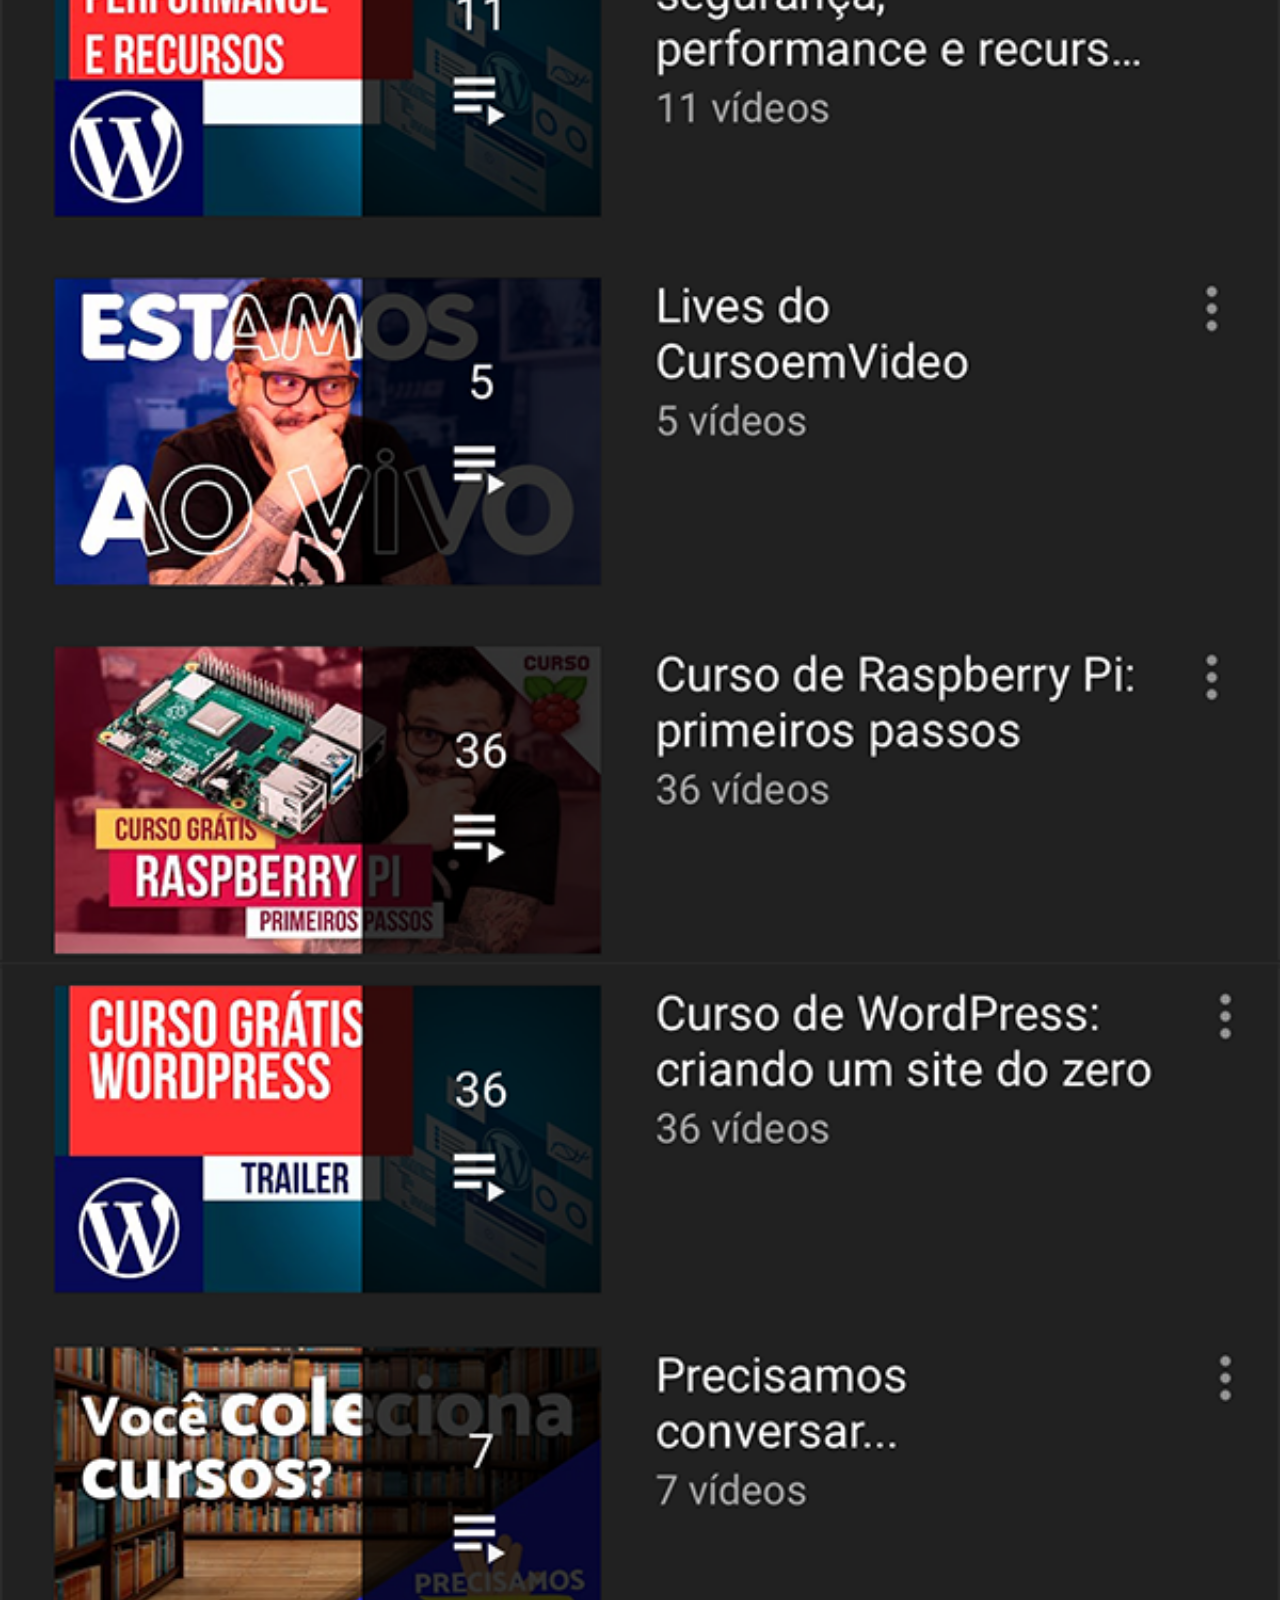
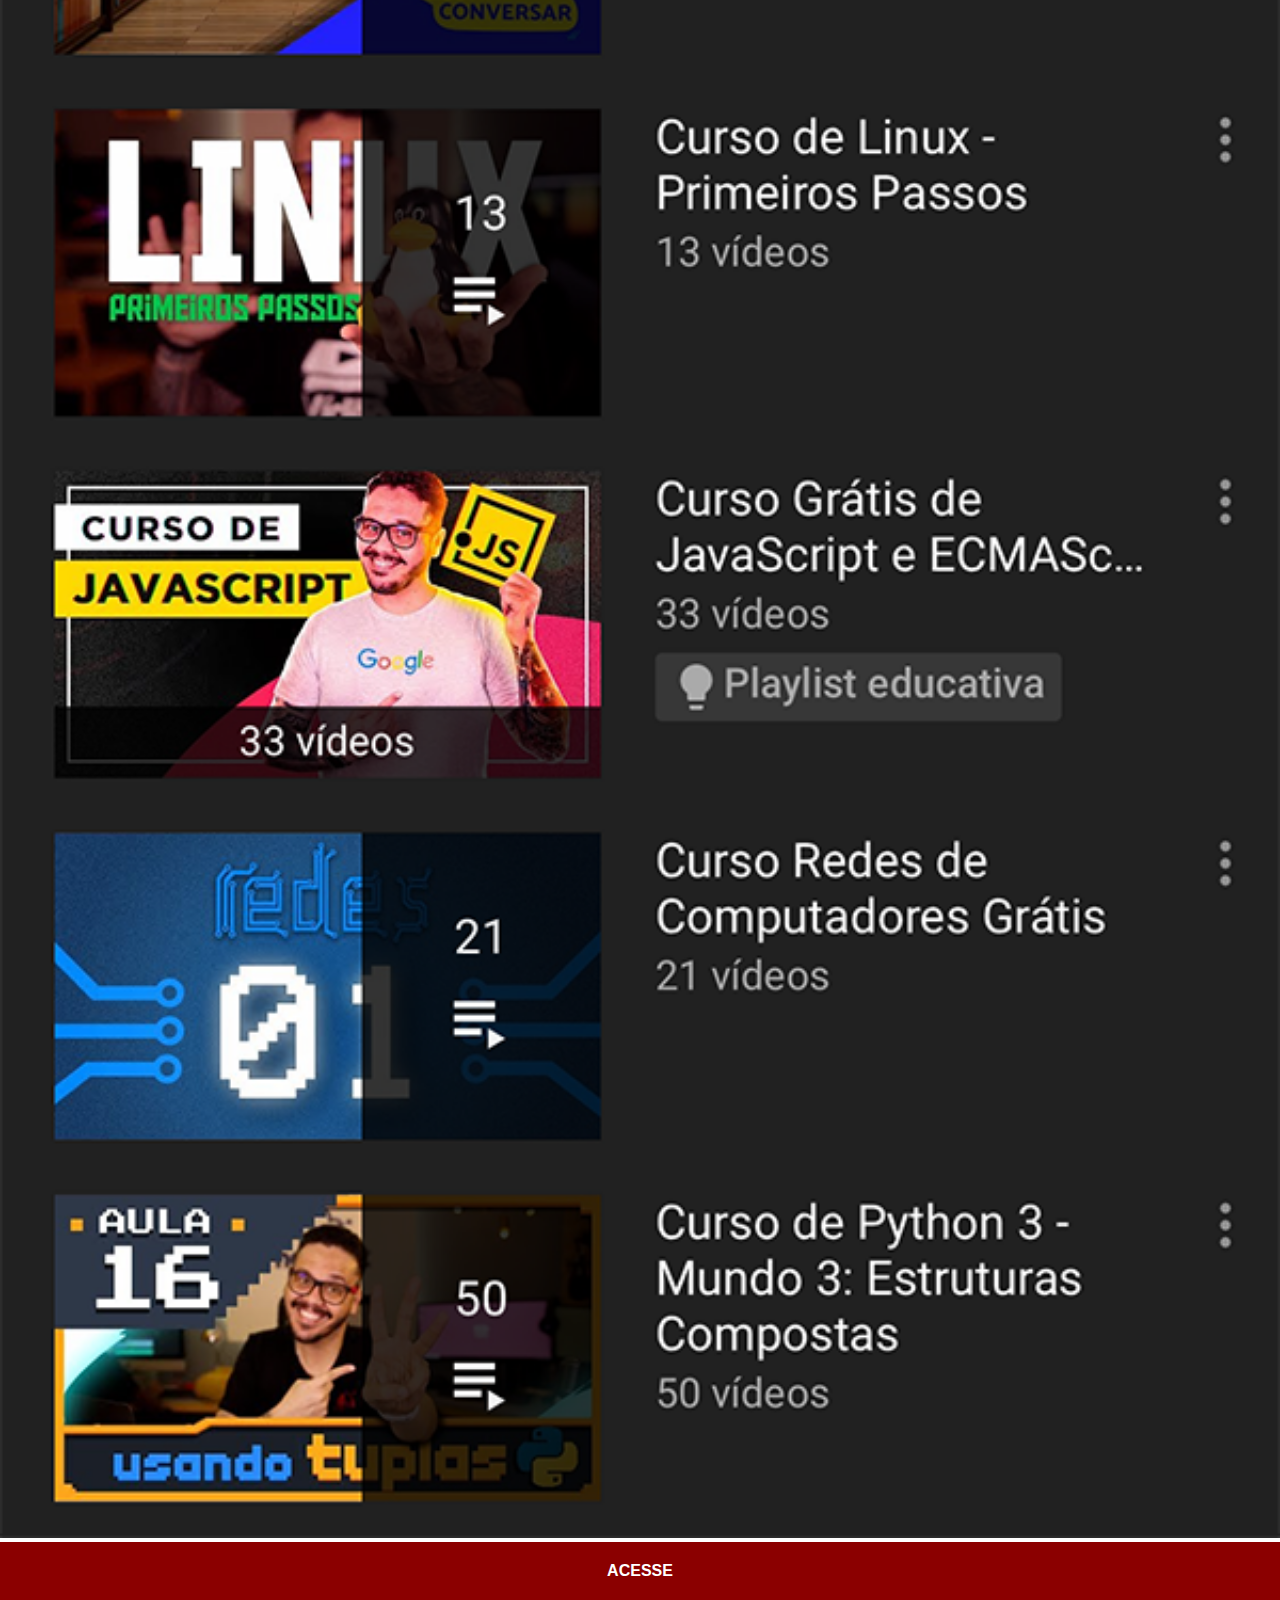
<file: youtube.html>
<!DOCTYPE html>
<html lang="pt-br">
<head>
    <meta charset="UTF-8">
    <meta http-equiv="X-UA-Compatible" content="IE=edge">
    <meta name="viewport" content="width=device-width, initial-scale=1.0">
    <title>YouTube</title>
    <link rel="stylesheet" href="estilos/social.css">
</head>
<body>
    <img src="imagens/tela-youtube.png" alt="YouTube">
    <a href="https://www.youtube.com/@CursoemVideo/playlists" target="_blank">ACESSE</a>
</body>
</html>
</file>
<file: estilos/style.css>
@charset "UTF-8";

* {
    margin: 0px;
    padding: 0px;
    font-family: Arial, Helvetica, sans-serif;
}

html, body {
    height: 100vh;
    width: 100vw;
    background-color: black;
}

body {
    background: url('../imagens/fundo-madeira.jpg') no-repeat top center;
    background-size: cover;
    background-attachment: fixed;
}

main {
    height: 100vh;
    position: relative;
}

section#telefone {
    position: absolute;
    top: 50%;
    left: 50%;
    transform: translate(-50%, -50%);

    height: 627px;
    width: 311px;
    background: url('../imagens/frame-iphone.png') no-repeat;
}

iframe#tela {
    position: relative;
    top: 80px;
    left: 22px;
    width: 267px;
    height: 471px;
}

section#redes-sociais {
    text-align: right;
}

section#redes-sociais img {
    width: 50px;
    margin: 10px;
    border-radius: 50%;
    box-shadow: 2px 2px 5px rgba(0, 0, 0, 0.445);
    box-sizing: border-box;
}

section#redes-sociais img:hover {
    border: 2px solid rgba(255, 255, 255, 0.671);
    transform: translate(-3px, -3px);
    box-shadow: 5px 5px 10px rgba(0, 0, 0, 0.658);
    transition: transform .3s;
}
</file>
<file: estilos/social.css>
@charset "UTF-8";

* {
    margin: 0px;
    padding: 0px;
    font-family: Arial, Helvetica, sans-serif;
}

::-webkit-scrollbar {
    width: 0px;
    height: 0px;
}

img {
    width: 100vw;
}

a {
    display: block;
    background-color: darkred;
    color: white;
    padding: 20px;
    text-align: center;
    font-weight: bolder;
    text-decoration: none;
}

a:hover {
    background-color: red;
}
</file>
